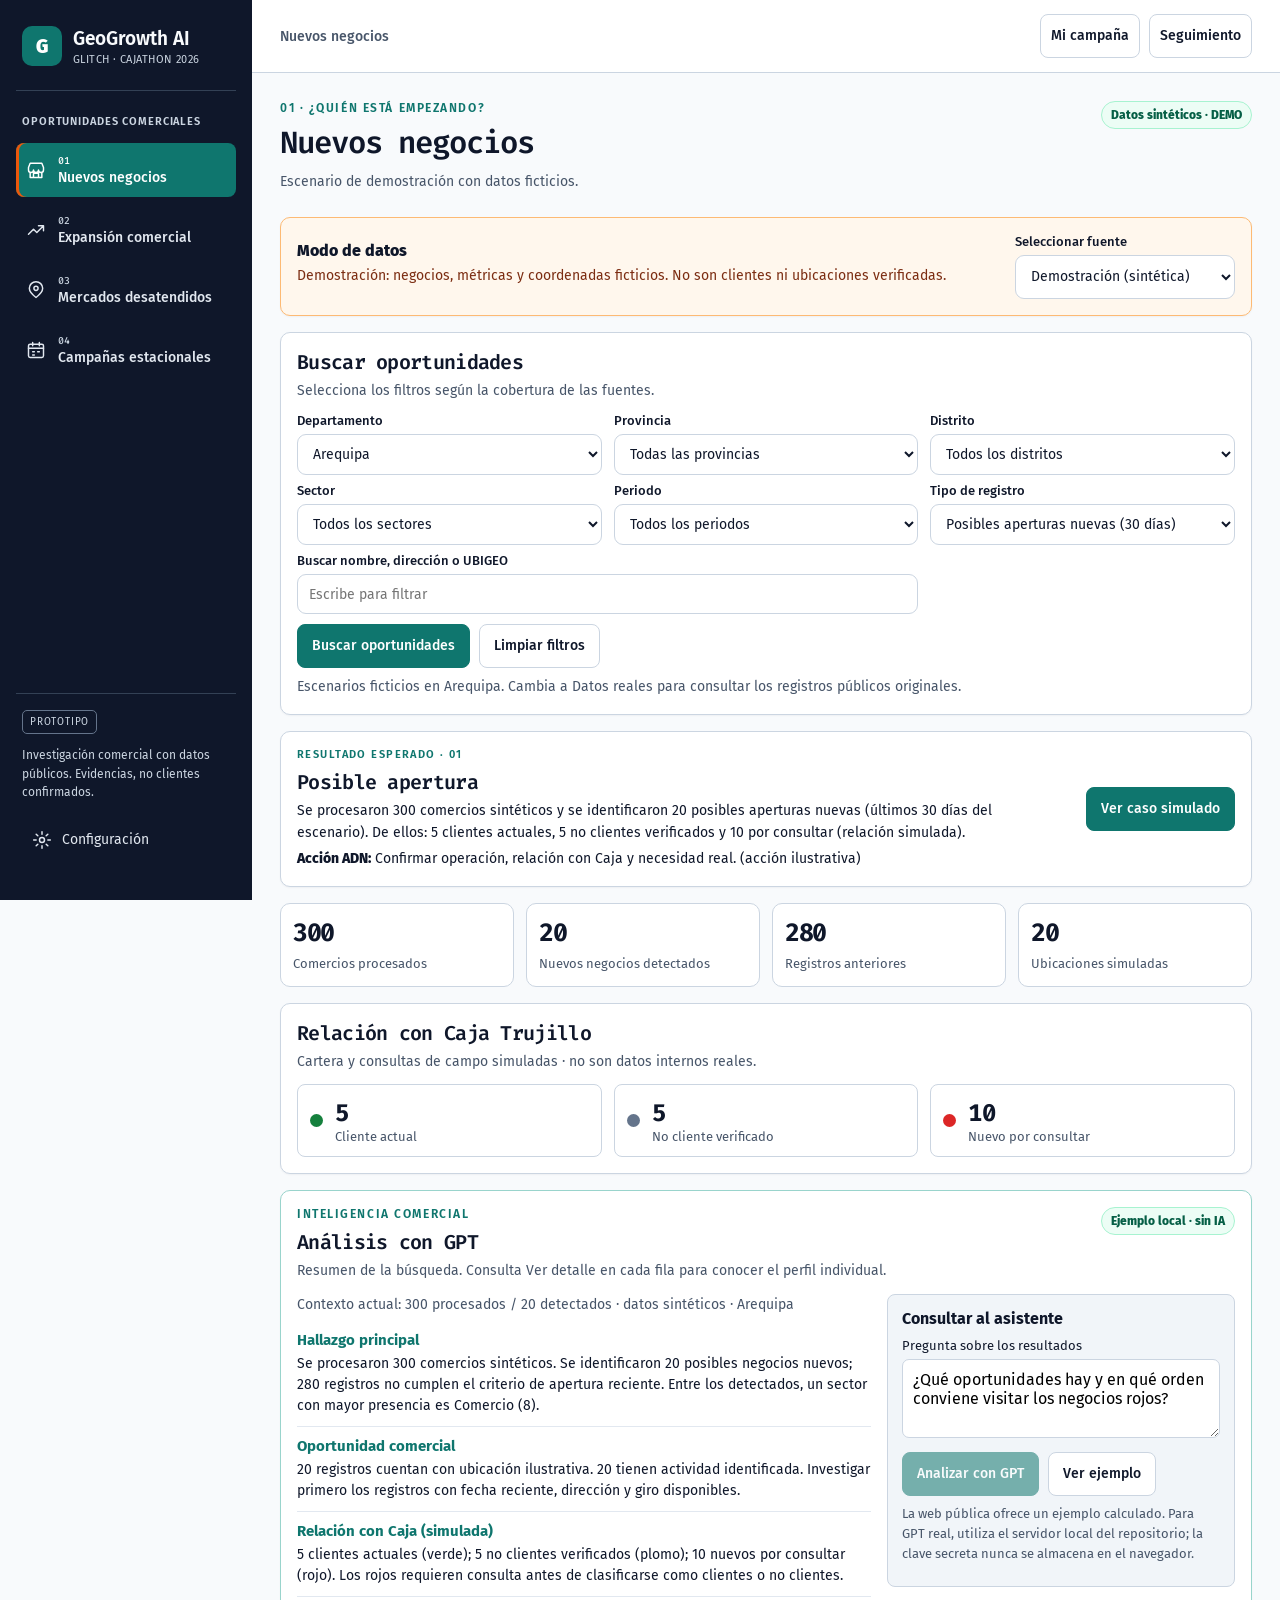
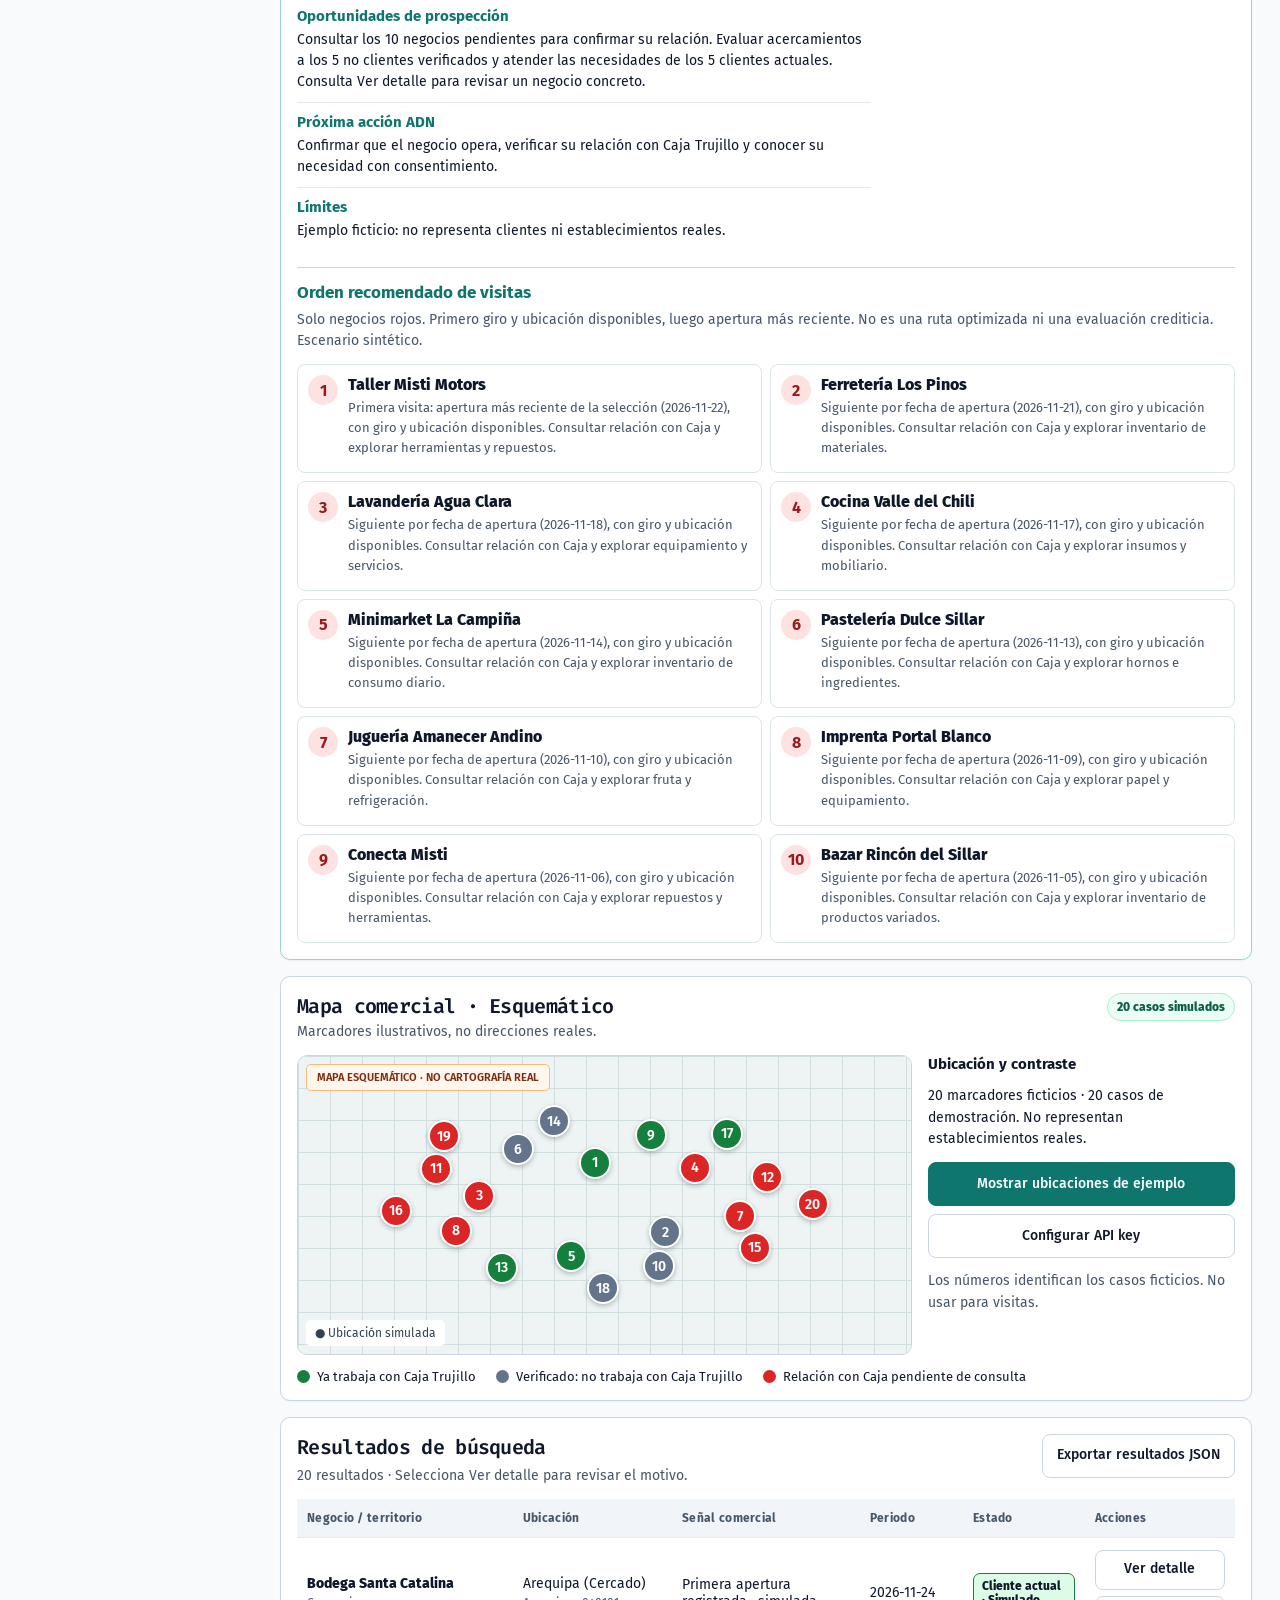
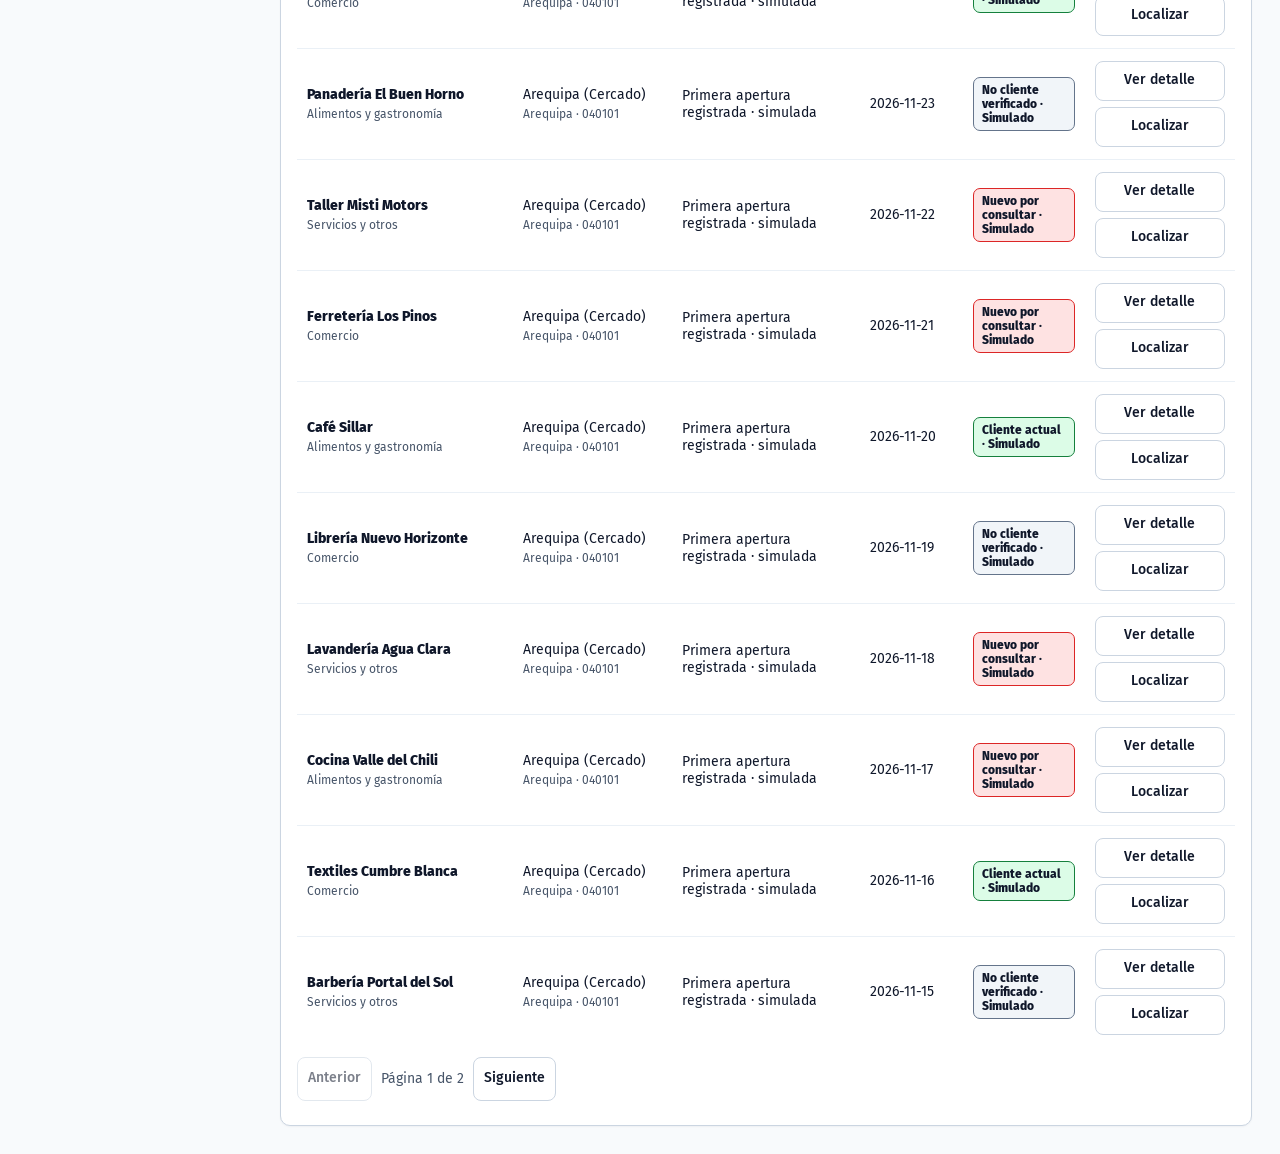
<file: index.html>
<!doctype html>
<html lang="es"><head><meta charset="utf-8"><meta name="viewport" content="width=device-width, initial-scale=1">
<meta name="description" content="GeoGrowth AI: Nuevos negocios. Prototipo de investigación comercial territorial.">
<title>Nuevos negocios · GeoGrowth AI</title>
<link rel="stylesheet" href="assets/app.css?v=029e3f1d6f1f"><link rel="stylesheet" href="assets/mercados-desatendidos.css?v=26a26fd97ef8"><link rel="stylesheet" href="assets/pro-max.css?v=baffe71f6bc6">
<script defer src="assets/shell.js?v=7aade45a025c"></script><script defer src="assets/map-integrado.js?v=fd9ad309660d"></script><script defer src="assets/map-v11-bridge.js?v=2d764fbc8651"></script><script defer src="assets/google-v11.js?v=cdaea2d5b534"></script><script defer src="assets/seasonal.js?v=c3a5a7b56f71"></script><script defer src="assets/campo.js?v=6d9f568d8e3c"></script><script defer src="assets/demo-data.js?v=cbe6616bba4b"></script><script defer src="assets/ai-analysis.js?v=d97ead11f982"></script><script defer src="assets/unified.js?v=7de6ce34abd9"></script><script defer src="assets/app.js?v=afc7b60ac526"></script></head>
<body data-role="analista" data-section="bandeja"><a href="#content" class="skip-link">Saltar al contenido</a>
<div class="layout"><aside class="sidebar" aria-label="Navegación principal"><div class="logo"><div class="logo-mark" aria-hidden="true">G</div><div><b>GeoGrowth AI</b><span>GLITCH · CAJATHON 2026</span></div></div><div class="nav-caption">OPORTUNIDADES COMERCIALES</div><nav class="nav" id="nav" aria-label="Cuatro oportunidades"></nav><div class="side-bottom"><span class="prototype-tag">PROTOTIPO</span><p>Investigación comercial con datos públicos. Evidencias, no clientes confirmados.</p><div id="settingsLink"></div></div></aside><div class="main"><header class="topbar"><span class="breadcrumb" id="breadcrumb">Nuevos negocios</span><div class="actions" id="roleSwitch"></div></header><main id="content" class="main-inner" tabindex="-1"><div class="card" role="status">Cargando GeoGrowth AI…</div></main></div></div><div id="toast" class="toast" role="status" aria-live="polite" hidden></div></body></html>
</file>
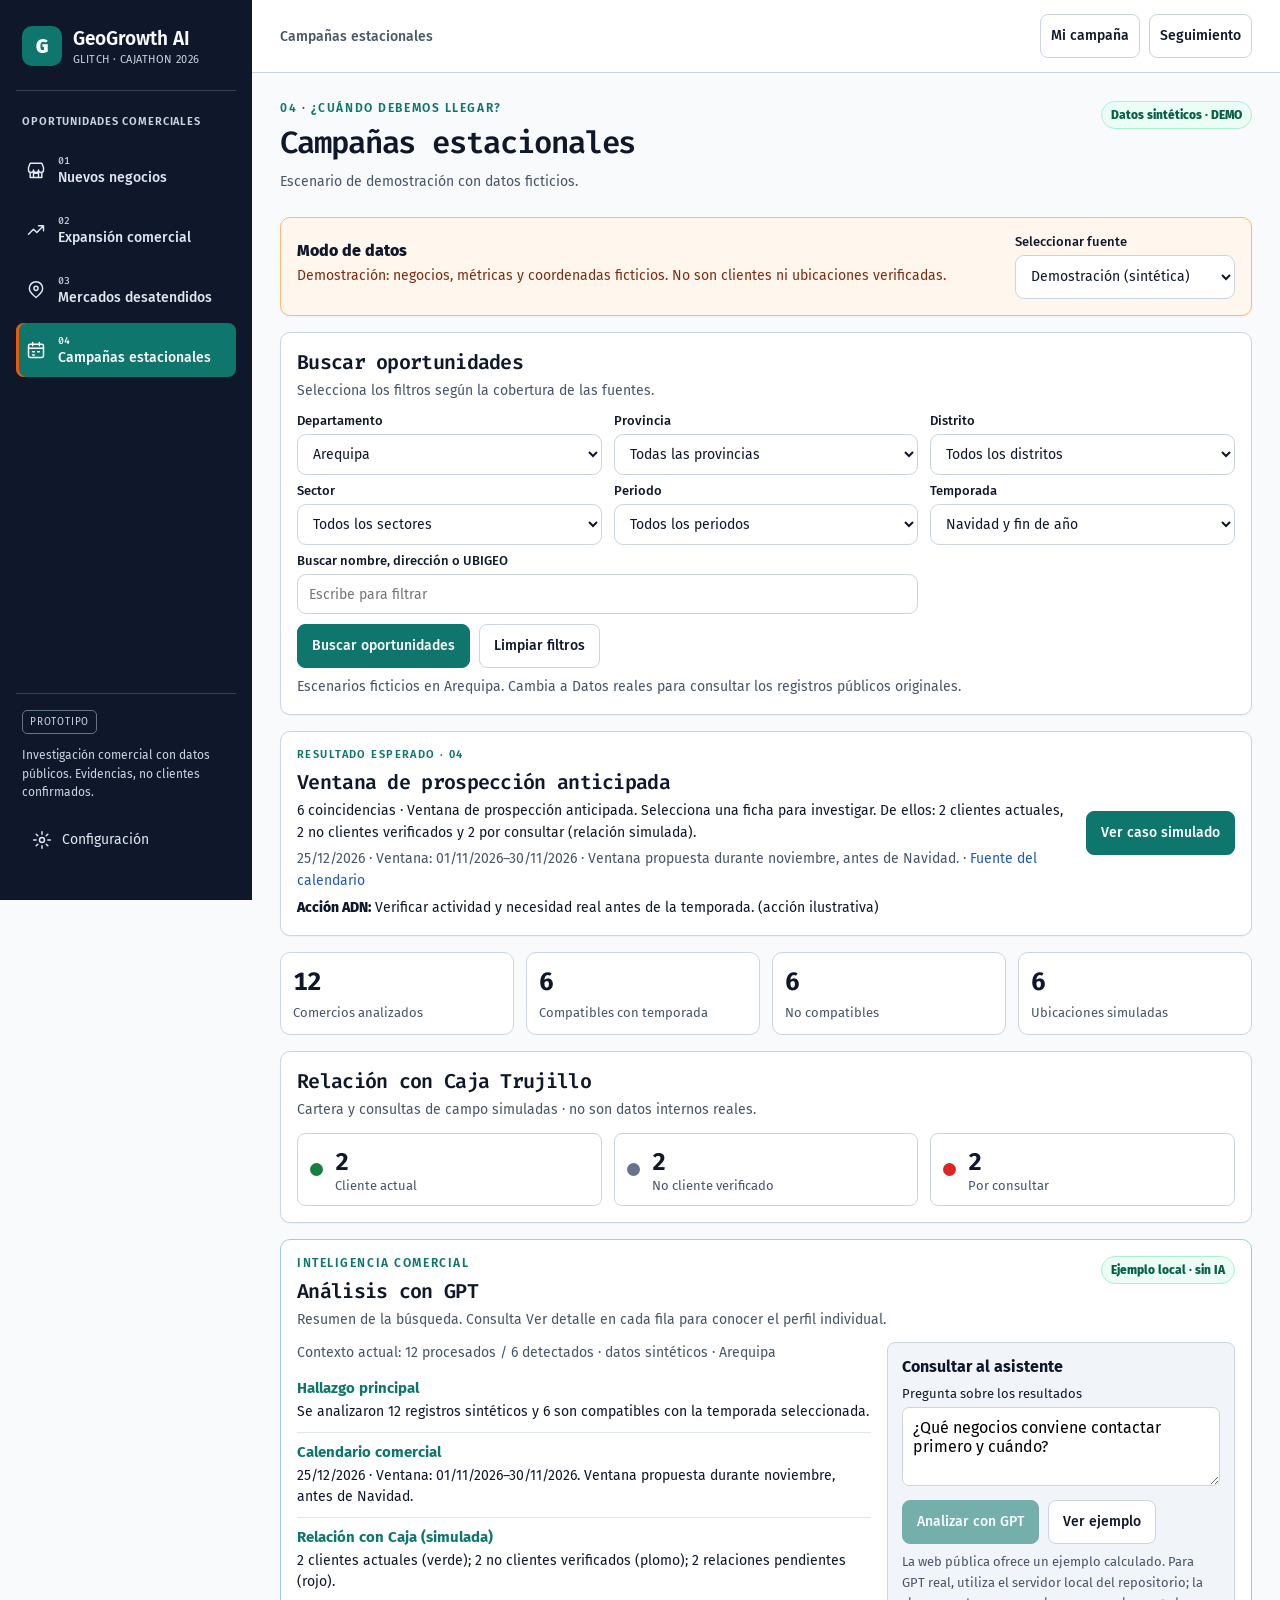
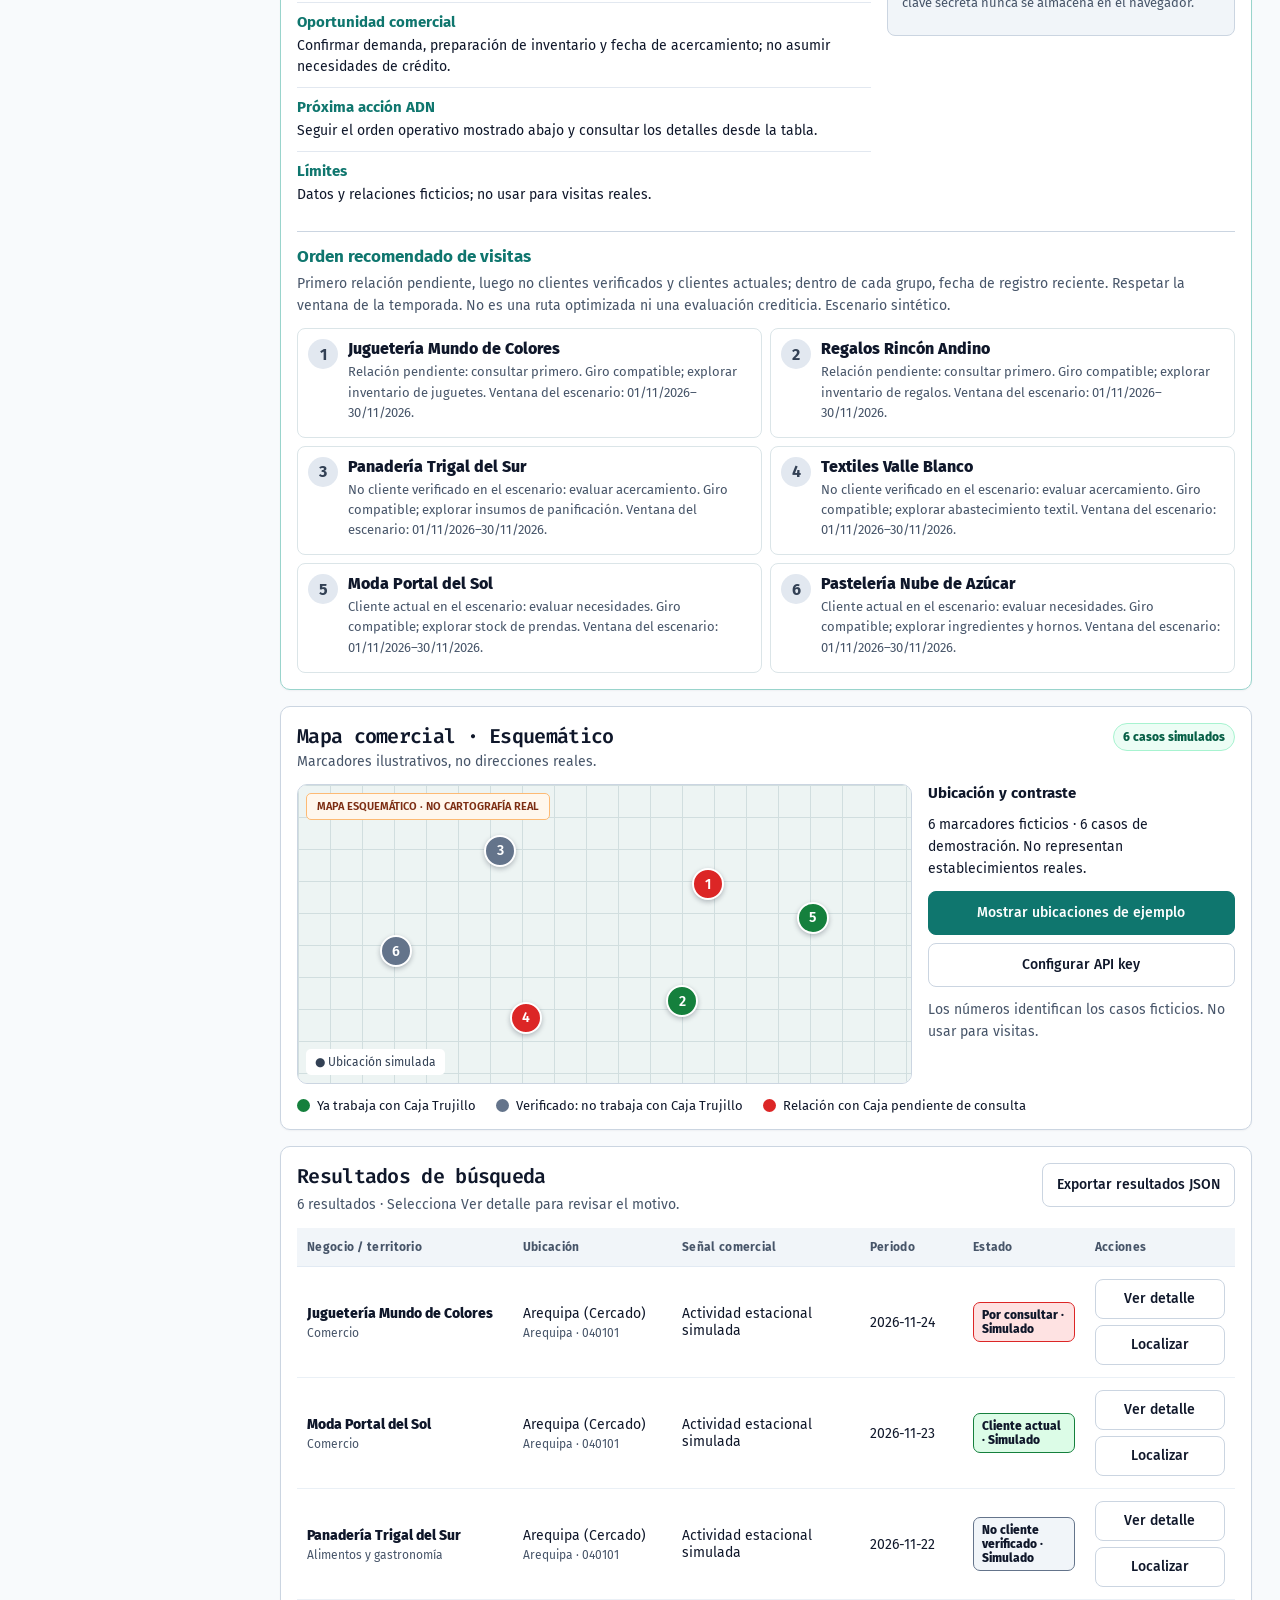
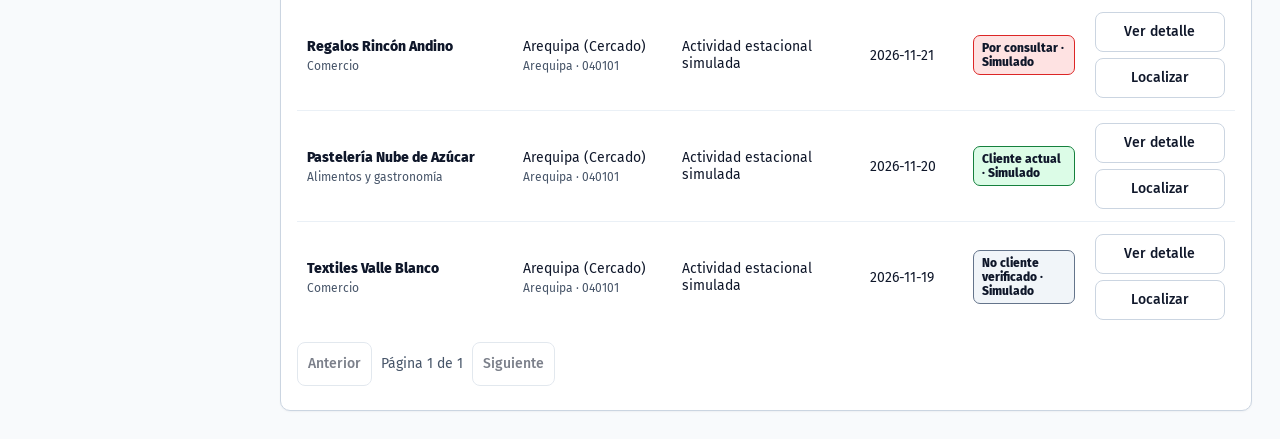
<file: campanas-estacionales.html>
<!doctype html>
<html lang="es"><head><meta charset="utf-8"><meta name="viewport" content="width=device-width, initial-scale=1">
<meta name="description" content="GeoGrowth AI: Campañas estacionales. Prototipo de investigación comercial territorial.">
<title>Campañas estacionales · GeoGrowth AI</title>
<link rel="stylesheet" href="assets/app.css?v=029e3f1d6f1f"><link rel="stylesheet" href="assets/mercados-desatendidos.css?v=26a26fd97ef8"><link rel="stylesheet" href="assets/pro-max.css?v=baffe71f6bc6">
<script defer src="assets/shell.js?v=7aade45a025c"></script><script defer src="assets/map-integrado.js?v=fd9ad309660d"></script><script defer src="assets/map-v11-bridge.js?v=2d764fbc8651"></script><script defer src="assets/google-v11.js?v=cdaea2d5b534"></script><script defer src="assets/seasonal.js?v=c3a5a7b56f71"></script><script defer src="assets/campo.js?v=6d9f568d8e3c"></script><script defer src="assets/demo-data.js?v=cbe6616bba4b"></script><script defer src="assets/ai-analysis.js?v=d97ead11f982"></script><script defer src="assets/unified.js?v=7de6ce34abd9"></script><script defer src="assets/app.js?v=afc7b60ac526"></script></head>
<body data-role="analista" data-section="estacionales"><a href="#content" class="skip-link">Saltar al contenido</a>
<div class="layout"><aside class="sidebar" aria-label="Navegación principal"><div class="logo"><div class="logo-mark" aria-hidden="true">G</div><div><b>GeoGrowth AI</b><span>GLITCH · CAJATHON 2026</span></div></div><div class="nav-caption">OPORTUNIDADES COMERCIALES</div><nav class="nav" id="nav" aria-label="Cuatro oportunidades"></nav><div class="side-bottom"><span class="prototype-tag">PROTOTIPO</span><p>Investigación comercial con datos públicos. Evidencias, no clientes confirmados.</p><div id="settingsLink"></div></div></aside><div class="main"><header class="topbar"><span class="breadcrumb" id="breadcrumb">Campañas estacionales</span><div class="actions" id="roleSwitch"></div></header><main id="content" class="main-inner" tabindex="-1"><div class="card" role="status">Cargando GeoGrowth AI…</div></main></div></div><div id="toast" class="toast" role="status" aria-live="polite" hidden></div></body></html>
</file>
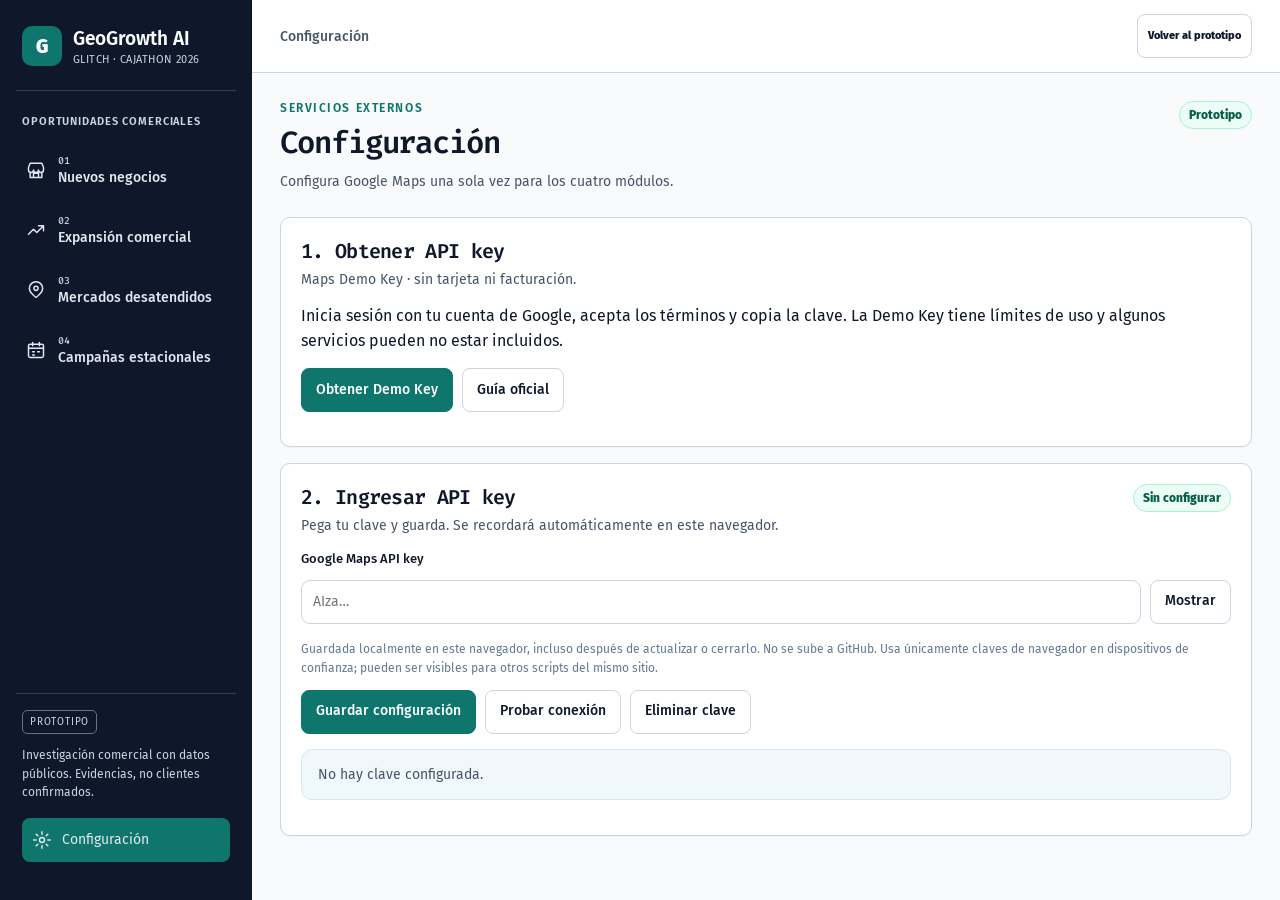
<file: configuracion.html>
<!doctype html>
<html lang="es"><head><meta charset="utf-8"><meta name="viewport" content="width=device-width, initial-scale=1">
<meta name="description" content="GeoGrowth AI: Configuración. Prototipo de investigación comercial territorial.">
<title>Configuración · GeoGrowth AI</title>
<link rel="stylesheet" href="assets/app.css?v=029e3f1d6f1f"><link rel="stylesheet" href="assets/mercados-desatendidos.css?v=26a26fd97ef8"><link rel="stylesheet" href="assets/pro-max.css?v=baffe71f6bc6">
<script defer src="assets/shell.js?v=7aade45a025c"></script><script defer src="assets/google-v11.js?v=cdaea2d5b534"></script><script defer src="assets/settings.js?v=4a9f68e32c68"></script></head>
<body data-role="analista" data-section="config"><a href="#content" class="skip-link">Saltar al contenido</a>
<div class="layout"><aside class="sidebar" aria-label="Navegación principal"><div class="logo"><div class="logo-mark" aria-hidden="true">G</div><div><b>GeoGrowth AI</b><span>GLITCH · CAJATHON 2026</span></div></div><div class="nav-caption">OPORTUNIDADES COMERCIALES</div><nav class="nav" id="nav" aria-label="Cuatro oportunidades"></nav><div class="side-bottom"><span class="prototype-tag">PROTOTIPO</span><p>Investigación comercial con datos públicos. Evidencias, no clientes confirmados.</p><div id="settingsLink"></div></div></aside><div class="main"><header class="topbar"><span class="breadcrumb" id="breadcrumb">Configuración</span><div class="actions" id="roleSwitch"></div></header><main id="content" class="main-inner" tabindex="-1"><div class="card" role="status">Cargando GeoGrowth AI…</div></main></div></div><div id="toast" class="toast" role="status" aria-live="polite" hidden></div></body></html>
</file>
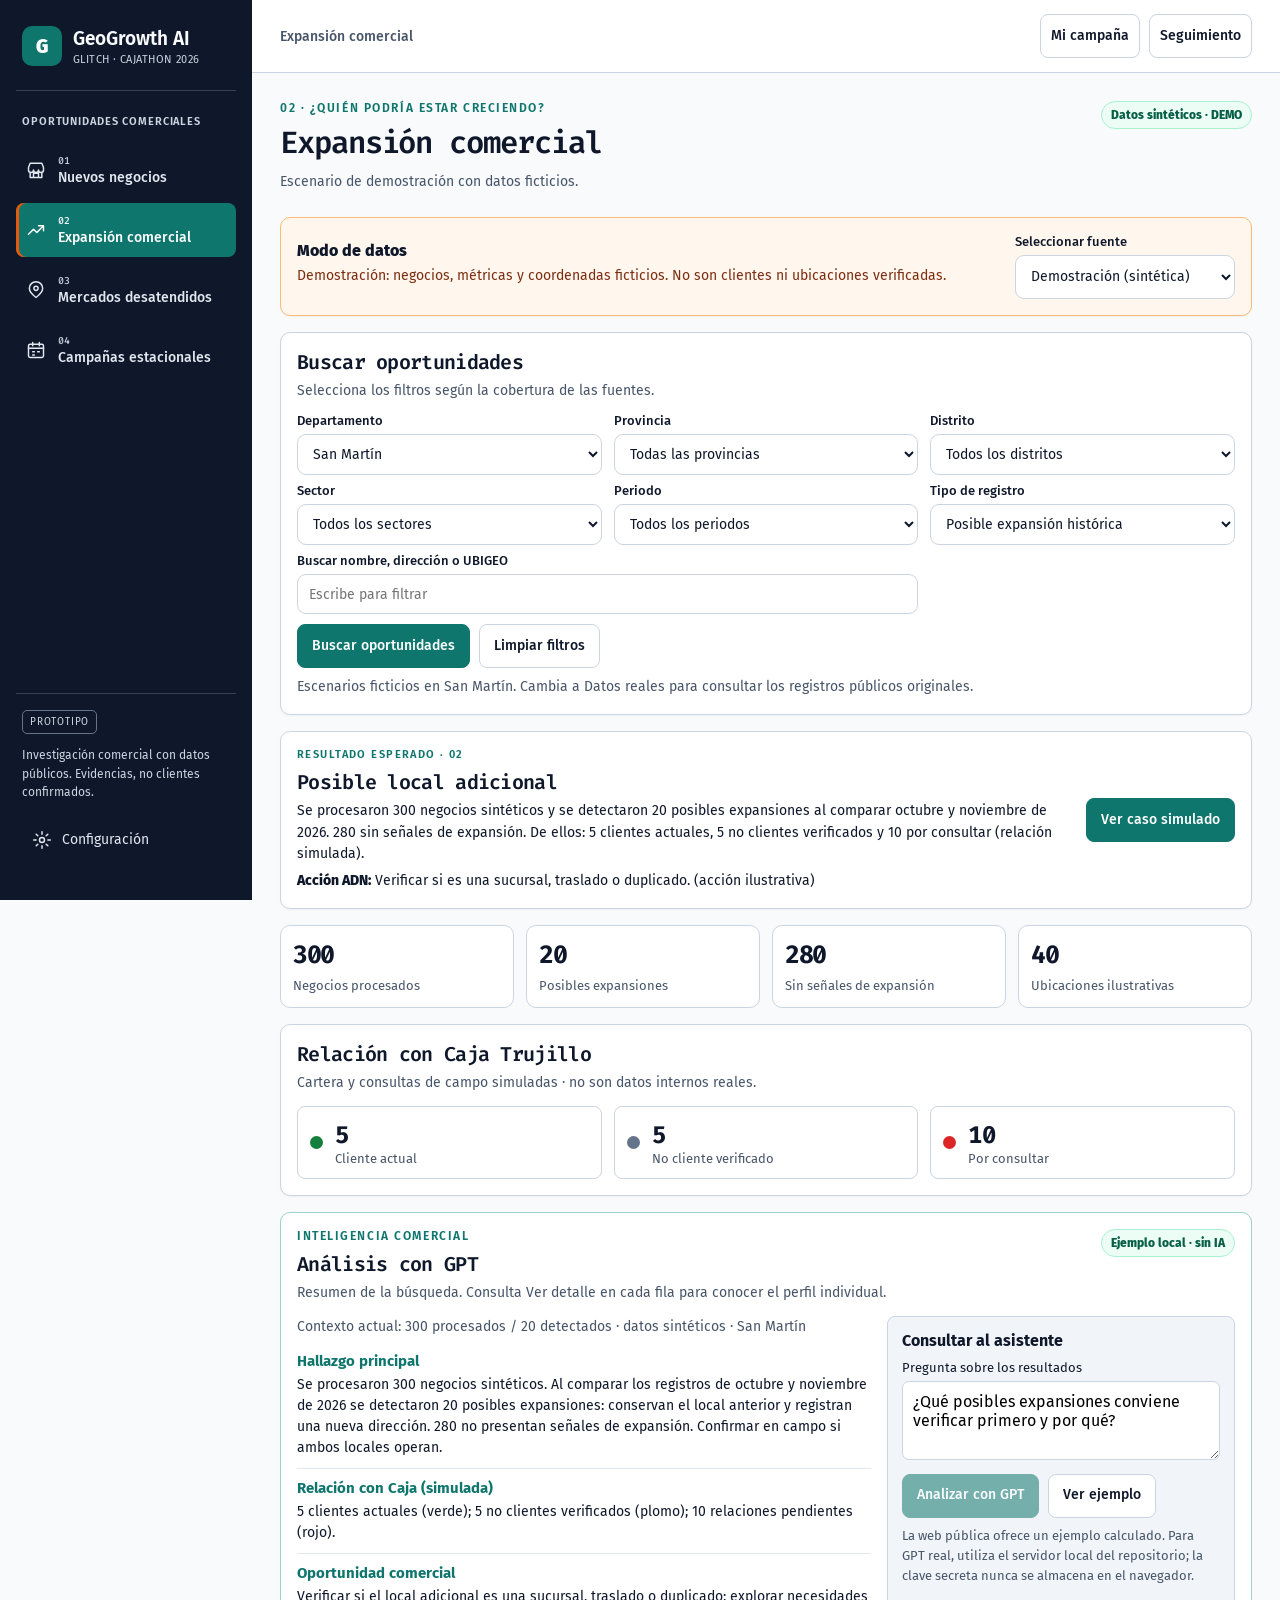
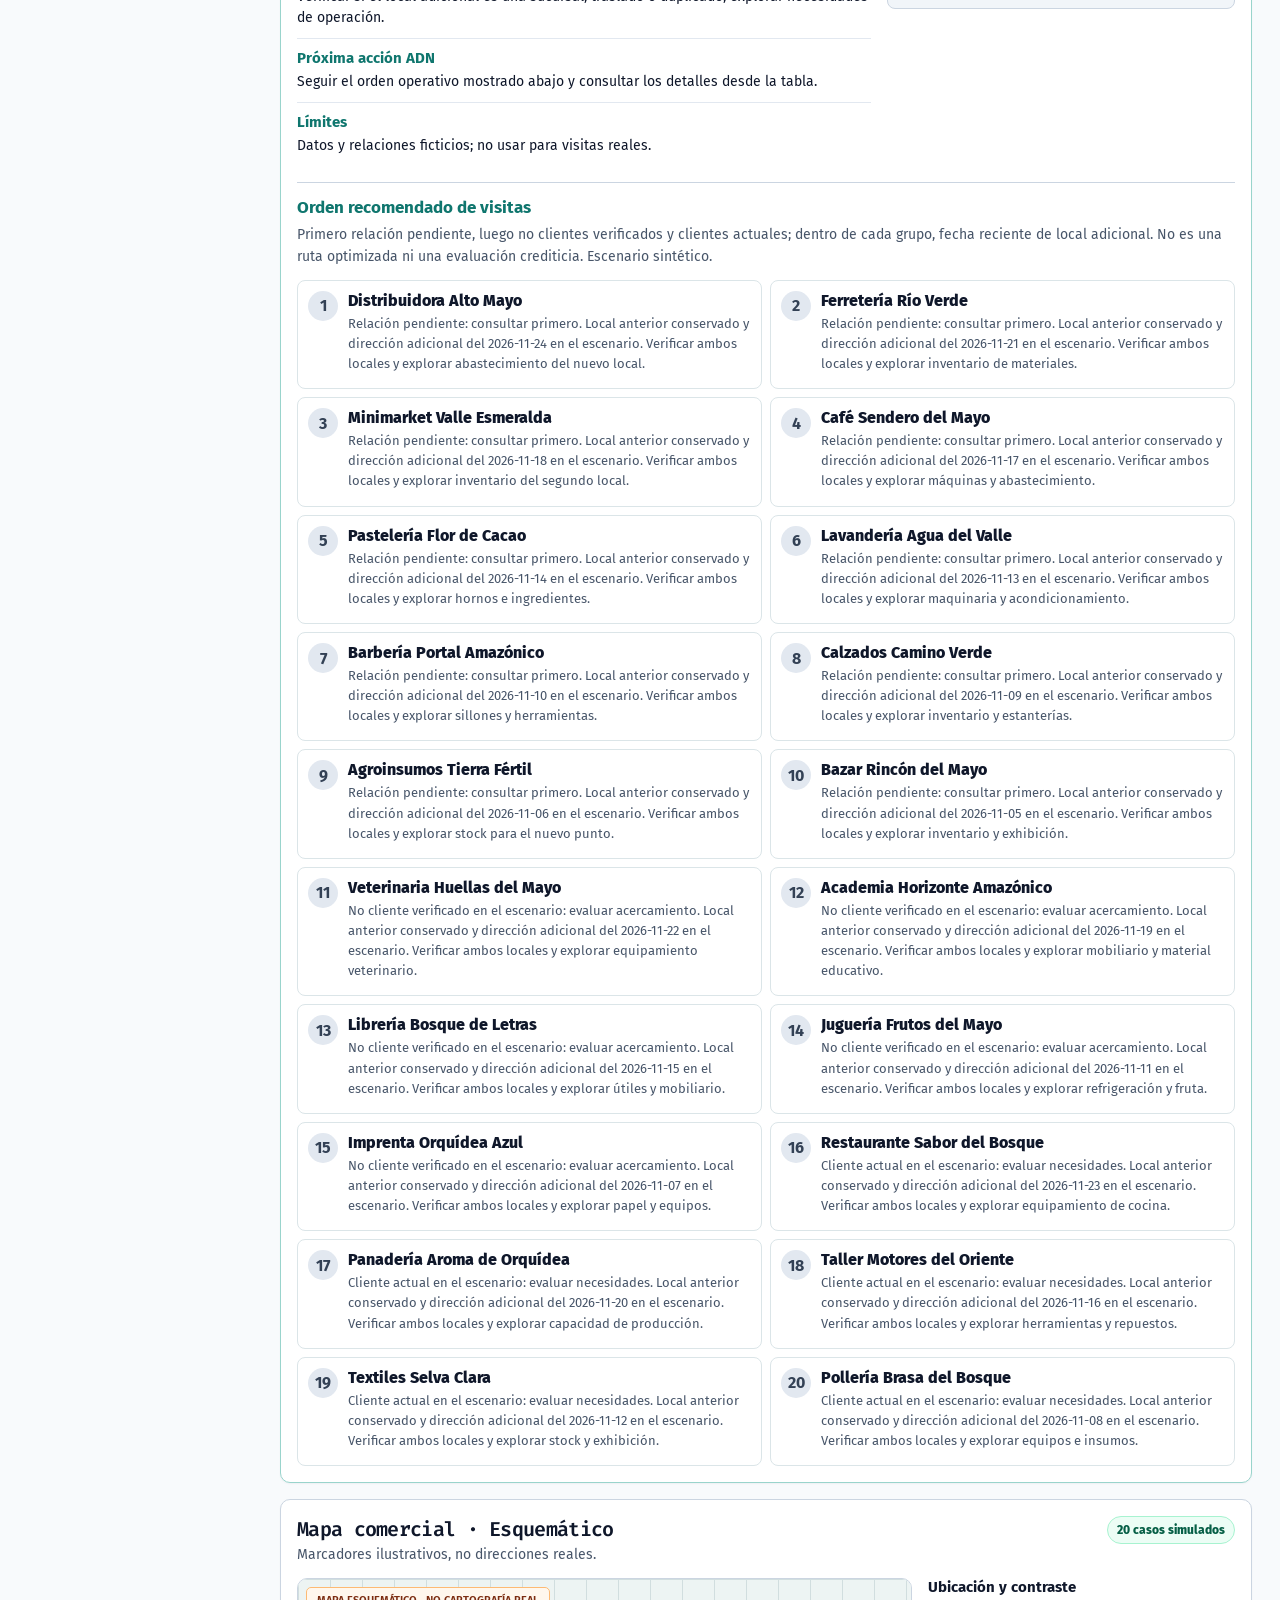
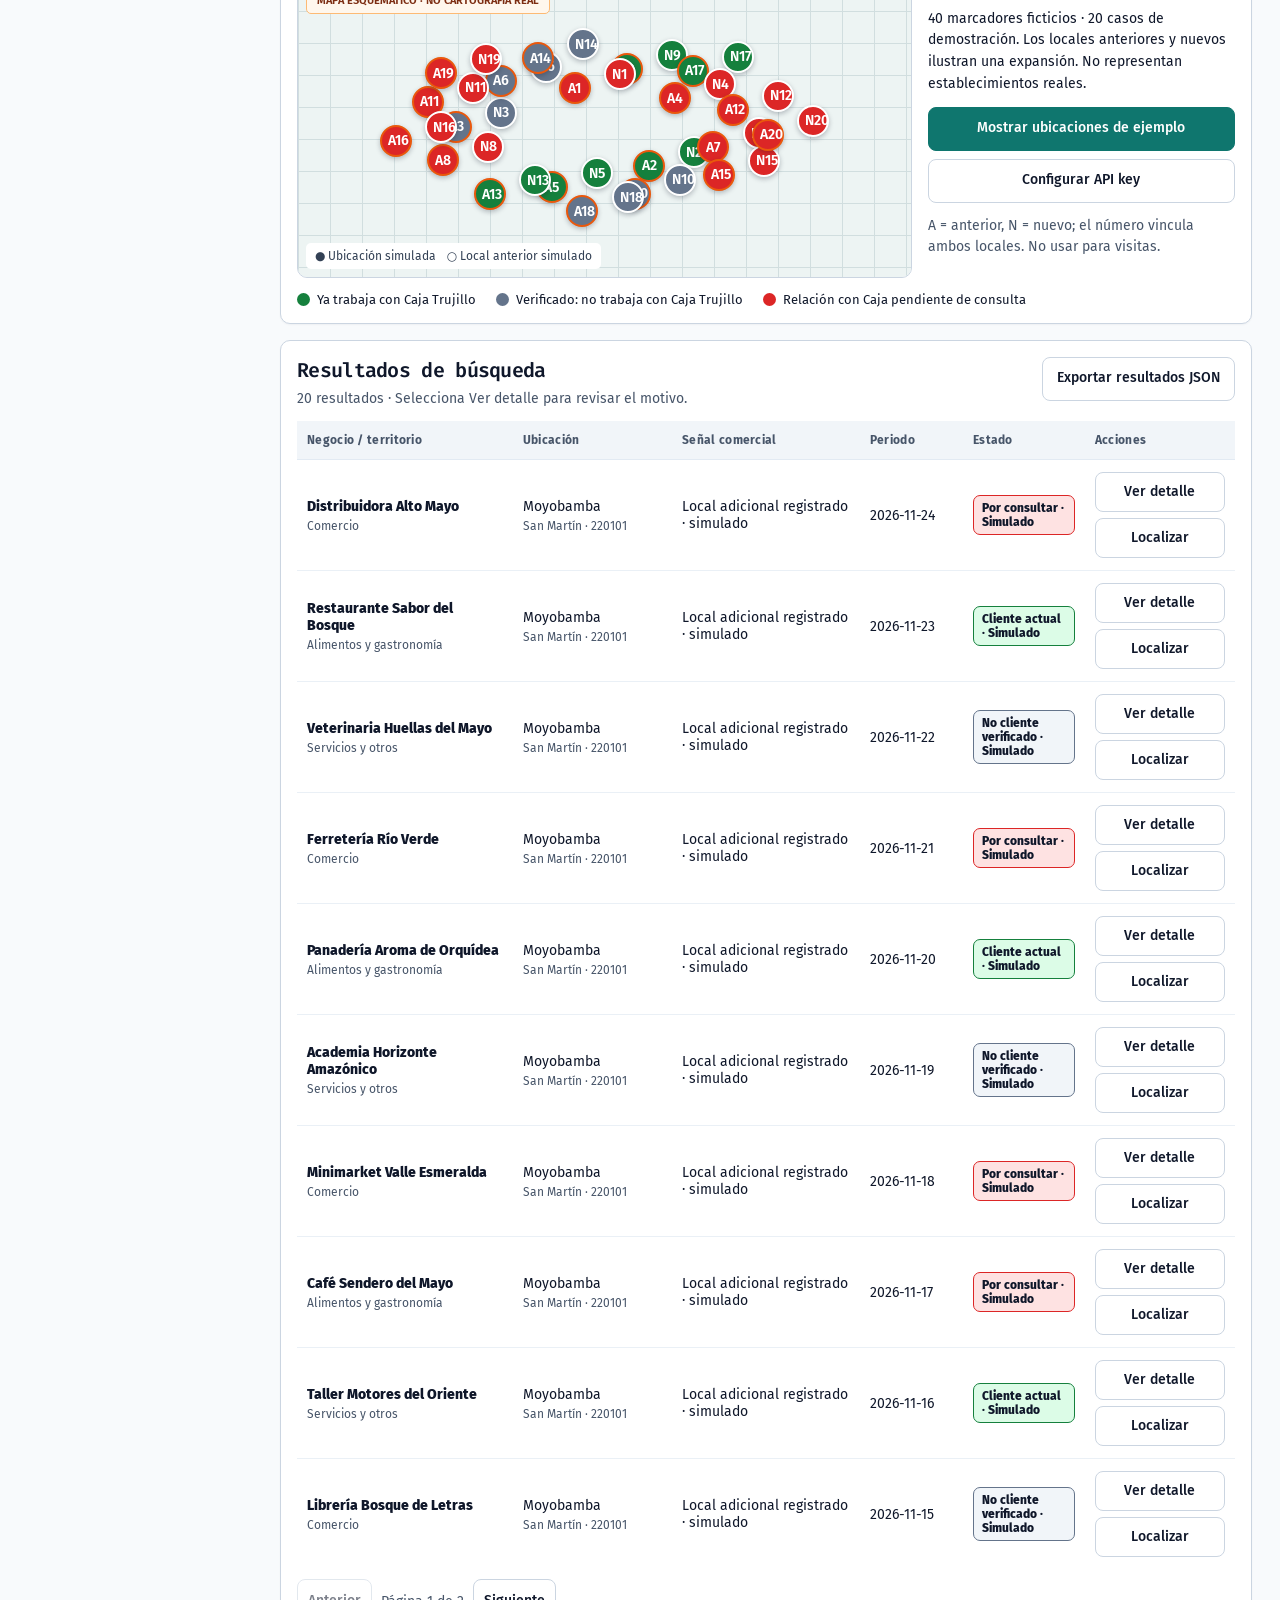
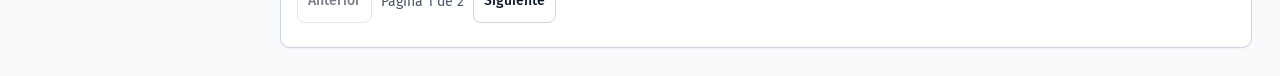
<file: expansion-comercial.html>
<!doctype html>
<html lang="es"><head><meta charset="utf-8"><meta name="viewport" content="width=device-width, initial-scale=1">
<meta name="description" content="GeoGrowth AI: Expansión comercial. Prototipo de investigación comercial territorial.">
<title>Expansión comercial · GeoGrowth AI</title>
<link rel="stylesheet" href="assets/app.css?v=029e3f1d6f1f"><link rel="stylesheet" href="assets/mercados-desatendidos.css?v=26a26fd97ef8"><link rel="stylesheet" href="assets/pro-max.css?v=baffe71f6bc6">
<script defer src="assets/shell.js?v=7aade45a025c"></script><script defer src="assets/map-integrado.js?v=fd9ad309660d"></script><script defer src="assets/map-v11-bridge.js?v=2d764fbc8651"></script><script defer src="assets/google-v11.js?v=cdaea2d5b534"></script><script defer src="assets/seasonal.js?v=c3a5a7b56f71"></script><script defer src="assets/campo.js?v=6d9f568d8e3c"></script><script defer src="assets/demo-data.js?v=cbe6616bba4b"></script><script defer src="assets/ai-analysis.js?v=d97ead11f982"></script><script defer src="assets/unified.js?v=7de6ce34abd9"></script><script defer src="assets/app.js?v=afc7b60ac526"></script></head>
<body data-role="analista" data-section="expansion"><a href="#content" class="skip-link">Saltar al contenido</a>
<div class="layout"><aside class="sidebar" aria-label="Navegación principal"><div class="logo"><div class="logo-mark" aria-hidden="true">G</div><div><b>GeoGrowth AI</b><span>GLITCH · CAJATHON 2026</span></div></div><div class="nav-caption">OPORTUNIDADES COMERCIALES</div><nav class="nav" id="nav" aria-label="Cuatro oportunidades"></nav><div class="side-bottom"><span class="prototype-tag">PROTOTIPO</span><p>Investigación comercial con datos públicos. Evidencias, no clientes confirmados.</p><div id="settingsLink"></div></div></aside><div class="main"><header class="topbar"><span class="breadcrumb" id="breadcrumb">Expansión comercial</span><div class="actions" id="roleSwitch"></div></header><main id="content" class="main-inner" tabindex="-1"><div class="card" role="status">Cargando GeoGrowth AI…</div></main></div></div><div id="toast" class="toast" role="status" aria-live="polite" hidden></div></body></html>
</file>
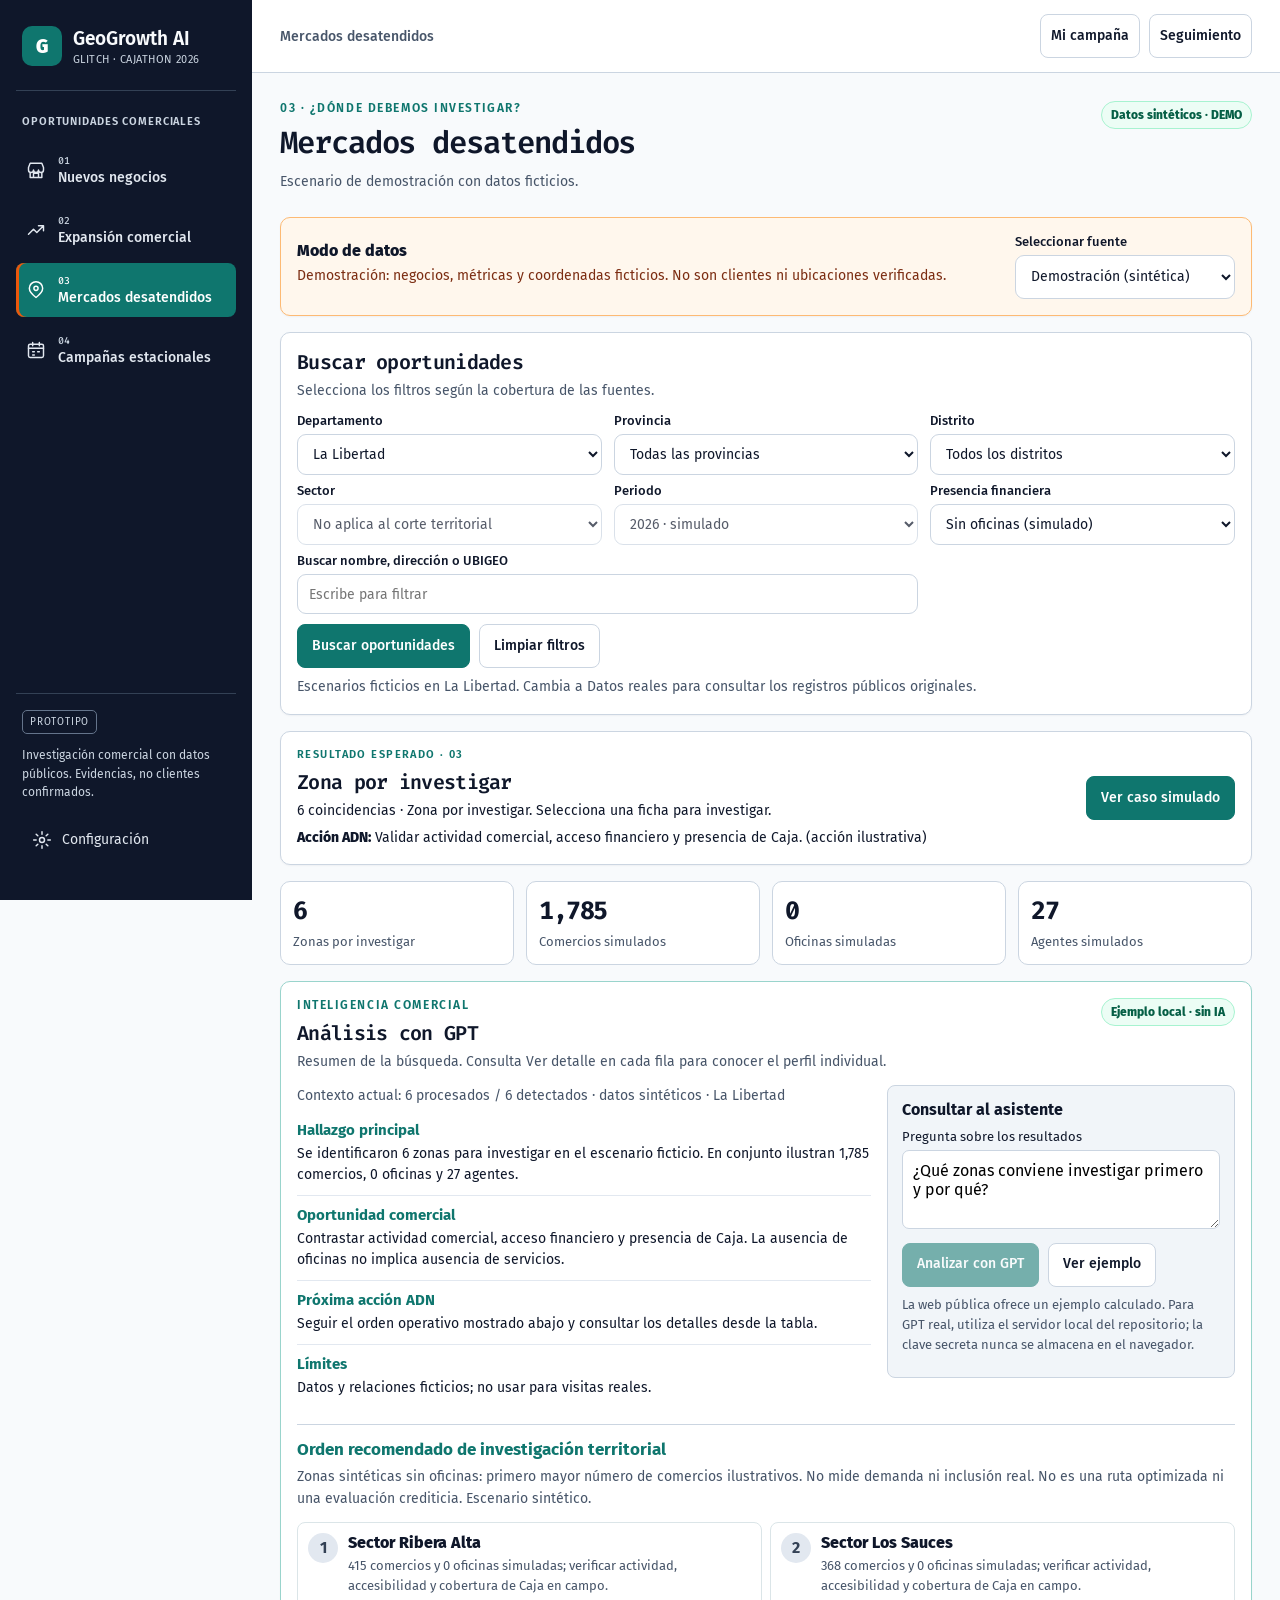
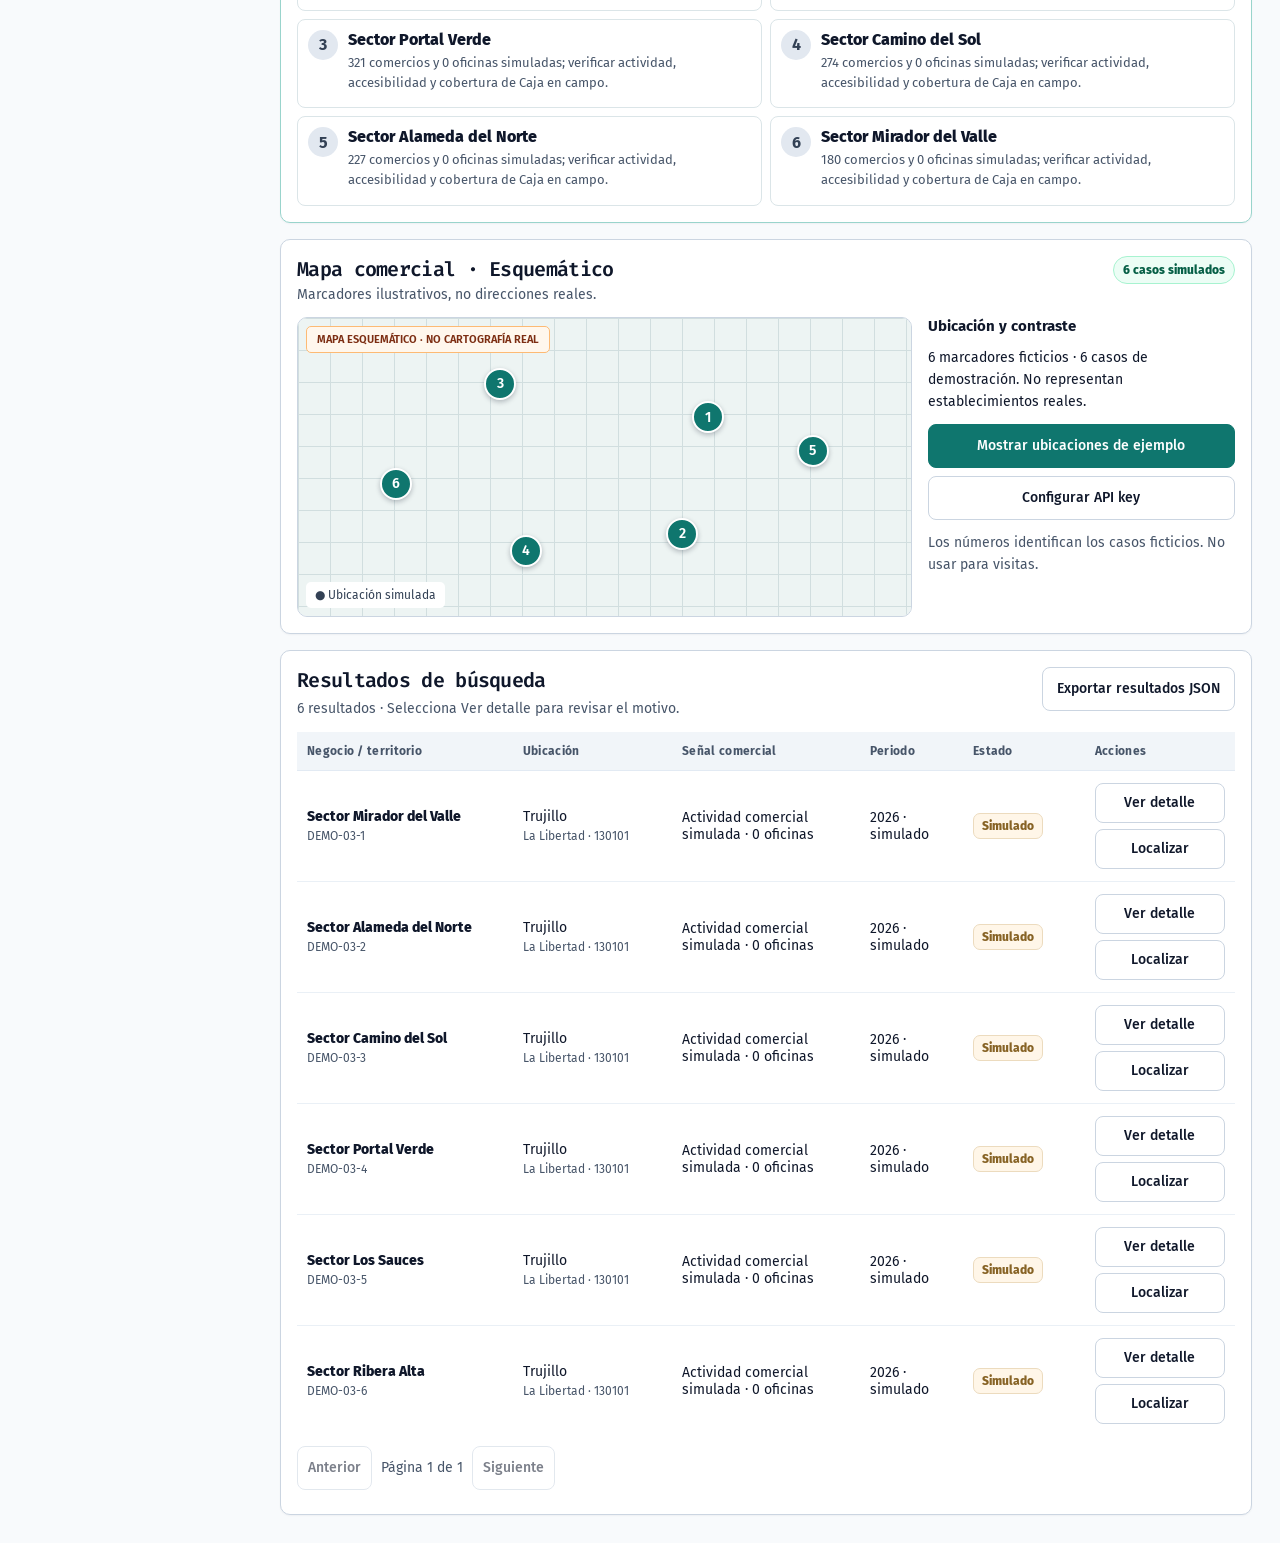
<file: mercados-desatendidos.html>
<!doctype html>
<html lang="es"><head><meta charset="utf-8"><meta name="viewport" content="width=device-width, initial-scale=1">
<meta name="description" content="GeoGrowth AI: Mercados desatendidos. Prototipo de investigación comercial territorial.">
<title>Mercados desatendidos · GeoGrowth AI</title>
<link rel="stylesheet" href="assets/app.css?v=029e3f1d6f1f"><link rel="stylesheet" href="assets/mercados-desatendidos.css?v=26a26fd97ef8"><link rel="stylesheet" href="assets/pro-max.css?v=baffe71f6bc6">
<script defer src="assets/shell.js?v=7aade45a025c"></script><script defer src="assets/map-integrado.js?v=fd9ad309660d"></script><script defer src="assets/map-v11-bridge.js?v=2d764fbc8651"></script><script defer src="assets/google-v11.js?v=cdaea2d5b534"></script><script defer src="assets/seasonal.js?v=c3a5a7b56f71"></script><script defer src="assets/campo.js?v=6d9f568d8e3c"></script><script defer src="assets/demo-data.js?v=cbe6616bba4b"></script><script defer src="assets/ai-analysis.js?v=d97ead11f982"></script><script defer src="assets/unified.js?v=7de6ce34abd9"></script><script defer src="assets/app.js?v=afc7b60ac526"></script></head>
<body data-role="analista" data-section="desatendidos"><a href="#content" class="skip-link">Saltar al contenido</a>
<div class="layout"><aside class="sidebar" aria-label="Navegación principal"><div class="logo"><div class="logo-mark" aria-hidden="true">G</div><div><b>GeoGrowth AI</b><span>GLITCH · CAJATHON 2026</span></div></div><div class="nav-caption">OPORTUNIDADES COMERCIALES</div><nav class="nav" id="nav" aria-label="Cuatro oportunidades"></nav><div class="side-bottom"><span class="prototype-tag">PROTOTIPO</span><p>Investigación comercial con datos públicos. Evidencias, no clientes confirmados.</p><div id="settingsLink"></div></div></aside><div class="main"><header class="topbar"><span class="breadcrumb" id="breadcrumb">Mercados desatendidos</span><div class="actions" id="roleSwitch"></div></header><main id="content" class="main-inner" tabindex="-1"><div class="card" role="status">Cargando GeoGrowth AI…</div></main></div></div><div id="toast" class="toast" role="status" aria-live="polite" hidden></div></body></html>
</file>
<file: assets/app.css>
:root{font-family:Inter,ui-sans-serif,"Segoe UI",Arial,sans-serif;color:#152b44;background:#f3f6fa;--navy:#102d4b;--ink:#172c45;--teal:#007b79;--blue:#2e62d2;--line:#dfe7f0;--muted:#637b91;--bg:#f3f6fa;--white:#fff;--green:#14785b}*{box-sizing:border-box}body{margin:0}button,input,select,textarea{font:inherit}button{cursor:pointer}button:disabled{cursor:not-allowed;opacity:.55}a{text-decoration:none;color:#205ab5}h1,h2,h3,h4,p{margin:0}p{line-height:1.55}h1{font-size:27px;letter-spacing:-.045em}h2{font-size:19px;letter-spacing:-.03em}h3{font-size:15px}small{font-size:11px}b,strong{font-weight:750}.layout{display:grid;grid-template-columns:240px minmax(0,1fr);min-height:100vh}.sidebar{background:#102b49;color:#e6f0fc;position:sticky;top:0;height:100vh;display:flex;flex-direction:column;padding:24px 14px}.logo{display:flex;gap:11px;align-items:center;padding:6px 9px 21px;border-bottom:1px solid #ffffff25}.logo-mark{height:40px;width:40px;display:grid;place-items:center;border-radius:11px;background:#30b7ab;color:#07283b;font-size:19px;font-weight:900}.logo b{font-size:17px}.logo span{display:block;font-size:10px;color:#9ab2cb;margin-top:3px}.role{border:1px solid #ffffff32;border-radius:11px;padding:13px;margin:20px 7px 12px;background:#ffffff0d}.role small{color:#9db8d2;display:block}.role b{font-size:13px}.nav{display:grid;gap:5px;margin-top:10px}.nav button,.nav a{width:100%;text-align:left;border:0;background:transparent;color:#cbd9e9;border-radius:9px;padding:12px 13px;display:flex;align-items:center;gap:10px;font-size:12px;font-weight:650}.nav button:hover,.nav a:hover,.nav button.active{background:#ffffff18;color:#fff}.nav .number{font-size:10px;color:#a8d2dc;font-variant-numeric:tabular-nums}.side-bottom{margin-top:auto;padding:15px 11px;font-size:10px;color:#9db7d1;line-height:1.65;border-top:1px solid #ffffff20}.side-bottom a{color:#a9e6ea}.main{min-width:0}.topbar{height:70px;background:#fff;border-bottom:1px solid var(--line);display:flex;align-items:center;justify-content:space-between;padding:0 34px;gap:12px}.topbar .breadcrumb{color:#71839a;font-size:12px}.topbar .actions{display:flex;align-items:center;gap:9px}.topbar .actions a{font-size:11px;font-weight:750}.main-inner{max-width:1440px;padding:30px 34px 90px;margin:auto}.page-head{display:flex;align-items:flex-start;justify-content:space-between;gap:22px;margin-bottom:22px}.eyebrow{font-size:10px;color:#08797c;font-weight:850;letter-spacing:.13em;text-transform:uppercase;display:block;margin-bottom:8px}.subtitle{font-size:12px;color:#698096;margin-top:8px;max-width:850px;line-height:1.7}.badge{display:inline-flex;align-items:center;background:#eaf4f9;border:1px solid #c8e2e8;color:#1d6071;border-radius:99px;font-size:10px;font-weight:800;padding:6px 9px;white-space:nowrap}.badge.amber{background:#fff5e6;border-color:#edddb6;color:#856025}.badge.green{background:#e9f7ef;border-color:#c8e4d4;color:#1a714e}.badge.grey{background:#eef2f7;border-color:#dce3ec;color:#5b6e85}.btn{display:inline-flex;align-items:center;justify-content:center;gap:7px;border:1px solid #cbd9e8;background:#fff;color:#265283;font-size:11px;font-weight:800;padding:11px 14px;border-radius:9px;min-height:39px;line-height:1.2;cursor:pointer}.btn.primary{background:#245dcb;border-color:#245dcb;color:#fff}.btn.teal{background:#007c79;border-color:#007c79;color:#fff}.btn.ghost{background:transparent}.btn.small{padding:8px 10px;min-height:32px}.btn:hover{filter:brightness(.97)}.actions-row{display:flex;flex-wrap:wrap;gap:9px;align-items:center;margin:14px 0}.card{background:#fff;border:1px solid var(--line);border-radius:14px;padding:19px;box-shadow:0 8px 26px #0f345407}.card+.card{margin-top:15px}.card-header{display:flex;justify-content:space-between;align-items:center;gap:15px;margin-bottom:14px}.card-header p{font-size:11px;color:#73869a;margin-top:5px}.card h2,.card h3{color:#173656}.callout{padding:14px 16px;border-radius:11px;border:1px solid #d7e8f0;background:#f1f8fb;color:#385b75;font-size:11px;line-height:1.65;margin:15px 0}.callout.warn{background:#fff9ed;border-color:#f1dfb9;color:#765a2a}.callout.ok{background:#eff9f4;border-color:#d1e9de;color:#326d53}.muted{font-size:11px;color:var(--muted);line-height:1.6}.kpi-grid{display:grid;grid-template-columns:repeat(4,minmax(0,1fr));gap:13px;margin:18px 0}.kpi{padding:19px 17px;background:#fff;border:1px solid var(--line);border-radius:13px}.kpi b{font-size:27px;color:#12375e;display:block;letter-spacing:-.045em;font-variant-numeric:tabular-nums}.kpi small{color:#607d97;line-height:1.5;display:block;margin-top:5px}.grid-2{display:grid;grid-template-columns:repeat(2,minmax(0,1fr));gap:15px}.grid-main{display:grid;grid-template-columns:minmax(0,1.48fr) minmax(270px,.92fr);gap:15px}.grid-3{display:grid;grid-template-columns:repeat(3,minmax(0,1fr));gap:13px}.stepflow{display:grid;grid-template-columns:repeat(5,minmax(0,1fr));gap:9px;margin:20px 0}.step{border:1px solid #d9e6ef;background:#fff;border-radius:11px;padding:14px 13px;min-width:0}.step small{display:block;font-size:10px;color:#8294a5;margin-bottom:7px}.step b{font-size:12px;color:#20456a;line-height:1.45}.form-grid{display:grid;grid-template-columns:repeat(3,minmax(0,1fr));gap:13px}.field label{display:block;font-size:11px;font-weight:750;color:#41607d;margin-bottom:6px}.field input,.field select,.field textarea{width:100%;border:1px solid #cfdae7;background:white;border-radius:9px;min-height:42px;padding:10px 11px;font-size:12px;color:#173653}.field textarea{min-height:95px;resize:vertical}.field input[type=range]{min-height:30px;padding:0}.field small{color:#627a93}.form-grid.two{grid-template-columns:repeat(2,minmax(0,1fr))}.tablewrap{overflow:auto;max-width:100%}table{border-collapse:collapse;width:100%;font-size:11px}thead th{color:#617991;background:#f7f9fc;font-size:10px;letter-spacing:.025em;text-align:left;border-bottom:1px solid #e2eaf3;padding:12px 10px;white-space:nowrap}td{padding:12px 10px;border-bottom:1px solid #eaf0f6;color:#3c5875;vertical-align:top}td strong{color:#1a3d63}tr:last-child td{border-bottom:0}tr:hover td{background:#fbfdff}.num{text-align:right;font-variant-numeric:tabular-nums;white-space:nowrap}.nowrap{white-space:nowrap}.meter{height:9px;border-radius:10px;background:#e7eef5;overflow:hidden;margin:8px 0}.meter>span{height:100%;display:block;background:#177e83}.meter.blue>span{background:#3768d1}.meter.amber>span{background:#d59c34}.stat-line{display:flex;justify-content:space-between;align-items:center;gap:12px;padding:11px 0;border-bottom:1px solid #ebf0f5;font-size:12px}.stat-line:last-child{border:0}.stat-line span{color:#56738f}.stat-line b{font-variant-numeric:tabular-nums;color:#193f64}.formula{background:#0e3050;color:#e6f5fa;padding:17px;border-radius:12px;text-align:center;font-size:19px;font-weight:850;letter-spacing:.01em;font-variant-numeric:tabular-nums}.formula small{display:block;color:#b6ccda;font-size:10px;font-weight:600;margin-top:9px}.signal{padding:15px;background:#f8fbfe;border:1px solid #e3ebf3;border-radius:11px;margin:10px 0}.signal b{font-size:12px;color:#173e63}.signal p{font-size:11px;color:#627b91;margin-top:7px}.signal .meta{font-size:10px;color:#7a91a3;margin-top:7px}.tag{display:inline-block;font-size:10px;font-weight:750;padding:5px 8px;border-radius:7px;background:#eef4fc;color:#2d668b;border:1px solid #d7e7f2}.tag.red{background:#fff1f0;border-color:#eed6d4;color:#b04c3d}.tag.green{background:#edf8ef;border-color:#d5ebd9;color:#287447}.tag.warn{background:#fff6e8;border-color:#ecdbbe;color:#876325}.candidate{padding:16px;border:1px solid #dae5ef;border-radius:12px;margin-bottom:11px;background:#fff}.candidate.active{border-color:#55a2b7;background:#f5fbfe}.candidate h3{font-size:13px}.candidate p{font-size:11px;color:#58738a;margin-top:6px}.candidate .meta{display:flex;gap:7px;flex-wrap:wrap;margin:9px 0}.candidate .btn{margin-top:9px}.brief-head{background:linear-gradient(115deg,#123a63,#126d7a);color:#fff;border-radius:15px;padding:24px;margin:15px 0}.brief-head h2{color:#fff;font-size:23px}.brief-head p{color:#cee4ed;font-size:12px;margin-top:9px;max-width:740px}.brief-head .badge{margin-bottom:10px}.brief-grid{display:grid;grid-template-columns:repeat(2,minmax(0,1fr));gap:11px}.brief-box{background:#f7fafc;border:1px solid #e2edf3;border-radius:11px;padding:14px}.brief-box small{font-size:10px;color:#658097;display:block}.brief-box b{font-size:13px;color:#224466;display:block;margin-top:5px}.list{display:grid;gap:12px}.list-item{border:1px solid #e0eaf3;border-radius:11px;padding:14px;background:#fff}.list-item strong{color:#1e4c77;font-size:12px;display:block;margin-bottom:5px}.list-item p{font-size:11px;color:#57718b}.notice{border-left:3px solid #0e97a0;background:#eef8f9;padding:12px 15px;font-size:11px;color:#356979;line-height:1.65;border-radius:0 9px 9px 0}.code{font-family:ui-monospace,Consolas,monospace;background:#f1f6fb;border:1px solid #dfebf3;border-radius:5px;padding:2px 5px;font-size:11px}.blank{padding:38px;text-align:center;border:1px dashed #bdd1e3;border-radius:12px;color:#68819a;font-size:12px}.toast{position:fixed;right:20px;bottom:20px;z-index:9999;background:#123859;color:#fff;padding:14px 19px;box-shadow:0 12px 32px #09264233;border-radius:11px;max-width:440px;font-size:12px}.toast[hidden]{display:none}.footer-note{font-size:10px;color:#7a91a6;margin:25px 0;line-height:1.65}.highlight{color:#007f7a}.underline{text-decoration:underline}.minichart{height:170px;display:flex;align-items:flex-end;justify-content:space-around;gap:12px;padding:18px 10px 12px;border-bottom:1px solid #dae3ec;margin-top:12px}.minichart .col{flex:1;max-width:110px;display:flex;flex-direction:column;align-items:center;justify-content:end;gap:6px;height:100%}.minichart .bar{width:70%;min-height:3px;border-radius:7px 7px 0 0;background:#2563c5}.minichart .caption{font-size:10px;color:#58738a}.minichart .value{font-size:10px;color:#2b4f72;font-weight:800}.empty-row{text-align:center;color:#8195aa}.pill-list{display:flex;flex-wrap:wrap;gap:7px}.pill-list .pill{border:1px solid #d8e6f2;border-radius:30px;background:#f5f9fc;color:#32628b;padding:8px 12px;font-size:11px;cursor:pointer}.pill-list .pill.active{background:#0e6880;color:white;border-color:#0e6880}.role-banner{display:flex;justify-content:space-between;gap:16px;align-items:center;padding:19px 22px;background:#eaf7f8;border:1px solid #c9e8e9;border-radius:13px;margin-bottom:16px}.role-banner p{color:#496c7a;font-size:11px;margin-top:6px}.statuschip{font-size:10px;font-weight:800;padding:6px 9px;border-radius:5px;background:#e7f4ef;color:#227457}.m0{background:#c3d8e9}.m1{background:#62aaba}.m2{background:#326bd1}.w160{max-width:160px}.print-only{display:none}@media(max-width:1140px){.layout{grid-template-columns:210px minmax(0,1fr)}.main-inner{padding:25px}.topbar{padding:0 25px}.kpi-grid{grid-template-columns:repeat(2,minmax(0,1fr))}.grid-main{grid-template-columns:1fr}}@media(max-width:800px){.layout{grid-template-columns:1fr}.sidebar{height:auto;position:static;padding:12px;display:block}.sidebar .logo{padding:5px 0 10px}.role{margin:8px 0}.nav{display:flex;overflow-x:auto;gap:5px;scrollbar-width:thin}.nav button,.nav a{min-width:max-content;padding:10px}.side-bottom{display:none}.main-inner{padding:20px}.topbar{height:60px;padding:0 20px}.topbar .breadcrumb{max-width:40%;white-space:nowrap;text-overflow:ellipsis;overflow:hidden}.grid-2,.grid-3{grid-template-columns:1fr}.form-grid,.form-grid.two{grid-template-columns:1fr 1fr}.stepflow{grid-template-columns:repeat(2,minmax(0,1fr))}}@media(max-width:520px){.form-grid,.form-grid.two,.brief-grid,.kpi-grid{grid-template-columns:1fr}.main-inner{padding:15px}.topbar{padding:0 15px}.page-head{flex-direction:column}.role-banner{flex-direction:column;align-items:flex-start}.btn{width:auto}.kpi b{font-size:24px}}
.field-shell{min-height:100vh;background:#eef3f8}.field-top{background:#112f4d;color:white;padding:18px max(25px,calc((100vw - 1140px)/2));display:flex;align-items:center;justify-content:space-between;gap:12px}.field-top b{font-size:17px}.field-top small{color:#afc7dc;display:block;margin-top:4px}.field-top a{color:#d7f1fe;font-size:11px}.field-main{max-width:1140px;margin:30px auto 80px;padding:0 24px}.field-main h1{font-size:26px}.field-main>p{font-size:12px;color:#6a7b90;margin:10px 0 20px}.field-grid{display:grid;grid-template-columns:minmax(0,1fr) minmax(360px,.95fr);gap:18px;align-items:start}.field-list{max-height:520px;overflow:auto;padding-right:3px}.field-visit{margin:10px 0;border:1px solid #dce6f1;border-radius:11px;padding:14px;cursor:pointer;background:white}.field-visit.active{border-color:#1a8991;background:#f2fafb}.field-visit b{font-size:12px}.field-visit p{font-size:11px;color:#6b8097;margin-top:6px}.field-form .field{margin-bottom:13px}.field-form .field textarea{min-height:110px}.field-check{display:flex;align-items:center;gap:10px;color:#496278;font-size:12px;margin:15px 0}.field-check input{width:17px;height:17px;accent-color:#2366c9}.field-history{margin-top:18px}.field-history-item{border:1px solid #dbe5ef;border-radius:9px;padding:11px;margin:8px 0;background:white}.field-history-item b{font-size:11px}.field-history-item p{font-size:10px;color:#698196;margin-top:4px}.field-guide{display:flex;gap:12px;flex-wrap:wrap;margin-bottom:20px}.field-guide span{background:#fff;border:1px solid #dde8f1;padding:10px 12px;border-radius:9px;font-size:11px;color:#39617e;font-weight:700}@media(max-width:800px){.field-grid{grid-template-columns:1fr}.field-main{margin-top:17px;padding:0 14px}.field-top{padding:14px}}
/* Mapa aprobado V5, embebido en Admin y Analista sin abrir otra ventana */
.ggmap-grid{display:grid;grid-template-columns:minmax(0,1.8fr) minmax(240px,.8fr);gap:15px;align-items:stretch}
.gg-embedded-map{height:490px;min-height:430px;border-radius:11px;overflow:hidden;position:relative;background:#eaf3f9;border:1px solid #dce6f1}
.gg-embedded-map.ggv5{height:490px;width:100%}
.gg-embedded-map .ggv5-head{max-width:calc(100% - 90px)}
.gg-embedded-map .ggv5-note{font-size:10px;line-height:1.35}
.ggmap-side{border:1px solid #dbe6f0;background:#f8fbfe;border-radius:11px;padding:16px;display:flex;flex-direction:column;gap:11px}
.ggmap-side .stat-line{padding:8px 0;font-size:11px}
.ggmap-side .stat-line b{text-align:right;max-width:54%;overflow-wrap:anywhere}
.ggmap-side .field{margin-bottom:2px}
.ggmap-help{font-size:11px;color:#59758b;line-height:1.6}
.gg-map-placeholder{height:100%;display:grid;place-items:center;color:#60788a;font-size:13px}
@media(max-width:1050px){.ggmap-grid{grid-template-columns:1fr}.ggmap-side{display:block}.ggmap-side .actions-row{margin-bottom:0}.gg-embedded-map{height:450px}}
@media(max-width:620px){.gg-embedded-map,.gg-embedded-map.ggv5{height:350px;min-height:350px}.gg-embedded-map .ggv5-menu{width:122px;right:53px;max-height:180px}.gg-embedded-map .ggv5-head small{font-size:9px}}
</file>
<file: assets/mercados-desatendidos.css>
/* GeoGrowth AI — Mercados desatendidos (encapsulado con prefijo .md-) */
.md-wrap { font-size: 13px; color: #0f172a; line-height: 1.45; }
.md-wrap :focus-visible { outline: 3px solid #0f766e; outline-offset: 2px; }

.md-trust-banner {
  display: flex; flex-wrap: wrap; align-items: center; justify-content: space-between; gap: 12px;
  padding: 12px 16px; border-radius: 10px; margin-bottom: 14px;
  background: #f0fdfa; border: 1px solid #99f6e4; color: #134e4a; font-size: 13px;
}
.md-period-banner {
  padding: 10px 14px; border-radius: 8px; margin-bottom: 14px;
  background: #f1f5f9; border-left: 4px solid #475569; color: #1e293b; font-size: 13px;
}

/* Presets y chips */
.md-presets { display: flex; flex-wrap: wrap; gap: 8px; margin-bottom: 12px; }
.md-preset-btn {
  min-height: 44px; padding: 8px 14px; border-radius: 999px; cursor: pointer;
  border: 1px solid #0f766e; background: #fff; color: #0f766e; font-size: 13px; font-weight: 600;
}
.md-preset-btn:hover, .md-preset-btn.active { background: #0f766e; color: #fff; }

.md-chips { display: flex; flex-wrap: wrap; gap: 8px; margin: 10px 0; align-items: center; }
.md-chip {
  display: inline-flex; align-items: center; gap: 6px; padding: 4px 10px; min-height: 32px;
  border-radius: 999px; background: #e2e8f0; color: #0f172a; font-size: 12px; font-weight: 600;
}
.md-chip button {
  border: 0; background: transparent; color: #0f172a; cursor: pointer; font-weight: 700;
  width: 24px; height: 24px; border-radius: 50%;
}

/* Filtros y controles */
.md-filters { display: grid; grid-template-columns: repeat(auto-fit, minmax(175px, 1fr)); gap: 12px; }
.md-field label { display: block; font-size: 12px; font-weight: 600; color: #334155; margin-bottom: 4px; }
.md-field select, .md-field input {
  width: 100%; min-height: 44px; padding: 8px 10px; border: 1px solid #cbd5e1;
  border-radius: 8px; font-size: 13px; color: #0f172a; background: #fff;
}
.md-field select:disabled, .md-field input:disabled { background: #f1f5f9; color: #64748b; cursor: not-allowed; }
.md-filter-bar { display: flex; flex-wrap: wrap; justify-content: space-between; align-items: center; gap: 10px; margin-top: 12px; }

/* KPIs clicables */
.md-kpis { display: grid; grid-template-columns: repeat(auto-fit, minmax(180px, 1fr)); gap: 12px; margin-bottom: 14px; }
.md-kpi {
  text-align: left; padding: 14px; border-radius: 10px; border: 1px solid #cbd5e1;
  background: #fff; cursor: pointer; min-height: 44px; transition: border-color .15s, box-shadow .15s;
}
.md-kpi:hover, .md-kpi.active { border-color: #0f766e; box-shadow: 0 0 0 2px #ccfbf1; }
.md-kpi b { display: block; font-size: 22px; color: #0f172a; }
.md-kpi span { display: block; font-size: 13px; color: #334155; font-weight: 600; }
.md-kpi small { display: block; font-size: 12px; color: #475569; margin-top: 2px; }

/* Layout dividido: mapa sticky izquierda, tabla scroll derecha */
.md-split { display: grid; grid-template-columns: minmax(340px, 46%) 1fr; gap: 16px; align-items: start; }
@media (max-width: 1024px) { .md-split { grid-template-columns: 1fr; } }

.md-map-panel { position: sticky; top: 16px; }
.md-map-stage {
  position: relative; width: 100%; height: 460px; background: #f8fafc;
  border: 1px solid #cbd5e1; border-radius: 10px; overflow: hidden;
}
.md-map-stage svg { width: 100%; height: 100%; display: block; }
.md-map-controls { display: flex; flex-wrap: wrap; gap: 8px; margin-top: 10px; align-items: center; justify-content: space-between; }
.md-legend { display: flex; flex-wrap: wrap; gap: 10px; font-size: 12px; color: #334155; margin-top: 10px; }
.md-swatch { display: inline-block; width: 14px; height: 14px; border-radius: 3px; vertical-align: middle; margin-right: 4px; border: 1px solid #94a3b8; }
.md-swatch.insuf { background: repeating-linear-gradient(45deg, #cbd5e1, #cbd5e1 3px, #f1f5f9 3px, #f1f5f9 6px); }
.md-swatch.caja { background: #c8102e; border-color: #991b1b; border-radius: 50%; }
.md-swatch.otras { background: #64748b; border-color: #334155; border-radius: 50%; }

/* Tabla */
.md-table-panel { max-height: 620px; overflow: auto; }
.md-table { width: 100%; border-collapse: collapse; font-size: 13px; }
.md-table th {
  position: sticky; top: 0; background: #f8fafc; z-index: 2; padding: 10px 8px;
  text-align: left; border-bottom: 2px solid #cbd5e1; font-size: 12px; color: #1e293b;
}
.md-table th button {
  background: none; border: 0; font: inherit; font-weight: 700; color: inherit; cursor: pointer;
  min-height: 36px; display: inline-flex; align-items: center; gap: 4px;
}
.md-table td { padding: 10px 8px; border-bottom: 1px solid #e2e8f0; vertical-align: middle; }
.md-table tr.md-row { cursor: pointer; }
.md-table tr.md-row:hover, .md-table tr.md-row.is-hover { background: #f0fdfa; }
.md-table tr.md-row.is-selected { background: #ccfbf1; }

/* Insignias accesibles (solo escala teal/azul y grises) */
.md-pill { display: inline-block; padding: 3px 8px; border-radius: 999px; font-size: 12px; font-weight: 700; }
.md-pill.alta { background: #0f766e; color: #fff; }
.md-pill.media { background: #0284c7; color: #fff; }
.md-pill.baja { background: #e2e8f0; color: #1e293b; }
.md-pill.insuf {
  background: repeating-linear-gradient(45deg, #e2e8f0, #e2e8f0 4px, #f8fafc 4px, #f8fafc 8px);
  color: #334155; border: 1px solid #94a3b8;
}
.md-pill.sin-puntos { background: #1e3a8a; color: #fff; }
.md-pill.ev-alta { background: #ecfeff; color: #155e75; border: 1px solid #67e8f9; }
.md-pill.ev-parcial { background: #f1f5f9; color: #334155; border: 1px solid #cbd5e1; }
.md-pill.ev-baja { background: #f8fafc; color: #475569; border: 1px dashed #94a3b8; }

.md-bar { width: 72px; height: 8px; background: #e2e8f0; border-radius: 999px; overflow: hidden; margin-top: 4px; }
.md-bar > span { display: block; height: 100%; background: #0f766e; }

/* Drawer lateral de evidencia */
.md-drawer-backdrop {
  position: fixed; inset: 0; background: rgba(15, 23, 42, .35); z-index: 90;
  display: flex; justify-content: flex-end;
}
.md-drawer {
  width: min(520px, 94vw); height: 100%; background: #fff; overflow-y: auto;
  padding: 20px; box-shadow: -8px 0 24px rgba(15, 23, 42, .18);
}
.md-drawer-head { display: flex; justify-content: space-between; align-items: start; gap: 12px; border-bottom: 1px solid #e2e8f0; padding-bottom: 12px; }
.md-close { min-width: 44px; min-height: 44px; border-radius: 8px; border: 1px solid #cbd5e1; background: #fff; font-size: 18px; cursor: pointer; }
.md-check-item { display: flex; gap: 10px; align-items: flex-start; padding: 8px 0; border-bottom: 1px solid #f1f5f9; }
.md-check-item input { width: 20px; height: 20px; margin-top: 2px; }

/* Comparador */
.md-compare-bar {
  margin-top: 14px; padding: 12px 16px; border-radius: 10px;
  background: #0f172a; color: #fff; display: flex; flex-wrap: wrap; justify-content: space-between; align-items: center; gap: 10px;
}
.md-compare-grid { display: grid; grid-template-columns: repeat(auto-fit, minmax(220px, 1fr)); gap: 12px; margin-top: 12px; }
.md-btn { min-height: 44px; padding: 8px 14px; border-radius: 8px; border: 1px solid #cbd5e1; background: #fff; color: #0f172a; font-size: 13px; font-weight: 600; cursor: pointer; }
.md-btn.primary { background: #0f766e; border-color: #0f766e; color: #fff; }
.md-btn:disabled { opacity: .55; cursor: not-allowed; }
</file>
<file: assets/pro-max.css>
@import url('https://fonts.googleapis.com/css2?family=Fira+Code:wght@400;500;600&family=Fira+Sans:wght@400;500;600;700&display=swap');
/* UI UX Pro Max — generated Data-Dense Dashboard. See design-system/geogrowth-ai/MASTER.md. */
:root{--color-primary:#0F766E;--color-on-primary:#FFFFFF;--color-secondary:#334155;--color-accent:#EA580C;--color-on-accent:#000;--color-background:#F8FAFC;--color-foreground:#0F172A;--color-card:#FFFFFF;--color-muted:#F1F5F9;--color-muted-foreground:#475569;--color-border:#CBD5E1;--color-destructive:#DC2626;--color-ring:#0F766E;--navy:var(--color-secondary);--ink:var(--color-foreground);--teal:var(--color-primary);--blue:var(--color-primary);--line:var(--color-border);--muted:var(--color-muted-foreground);--bg:var(--color-background);font-family:"Fira Sans",system-ui,sans-serif;color:var(--ink);background:var(--bg);font-size:16px}
body{background:var(--bg)}.layout{grid-template-columns:252px minmax(0,1fr)}.sidebar{background:#0F172A;padding:22px 16px;color:#F8FAFC}.logo{padding:4px 6px 24px;border-color:#334155}.logo-mark{background:var(--color-primary);color:white;border-radius:10px;flex:none}.logo b{font-size:19px;font-weight:600}.logo span{color:#CBD5E1;font-size:11px;letter-spacing:.04em}.nav-caption{font-size:11px;font-weight:600;color:#CBD5E1;letter-spacing:.08em;margin:24px 6px 5px}.nav{gap:6px}.nav a{min-height:54px;color:#E2E8F0;font-size:14px;font-weight:500;padding:10px;gap:12px;border-radius:8px;transition:background 160ms,color 160ms}.nav a span{display:grid;gap:2px}.nav a small{font:500 10px "Fira Code",monospace;color:#CBD5E1}.nav a.active,.settings-link.active{background:var(--color-primary);color:white}.nav a:hover,.settings-link:hover{background:#334155;color:white}.nav a.active:hover,.settings-link.active:hover{background:#115E59}.side-bottom{font-size:12px;color:#CBD5E1;border-color:#334155;padding:16px 6px}.side-bottom p{margin:12px 0 16px}.prototype-tag{display:inline-block;border:1px solid #64748B;border-radius:5px;padding:3px 7px;letter-spacing:.08em;font-size:10px}.settings-link{display:flex;align-items:center;gap:10px;color:#E2E8F0!important;min-height:44px;padding:10px;border-radius:8px;font-size:14px}
.topbar{height:auto;min-height:72px;padding:14px 28px;gap:12px;flex-wrap:wrap}.topbar .breadcrumb{font-size:14px;color:var(--muted);font-weight:500}.topbar .actions{flex-wrap:wrap}.main-inner{padding:28px;max-width:1560px}.page-head{margin-bottom:24px;gap:12px}.page-head h1,h1{font-size:clamp(25px,2.4vw,34px);font-weight:600;letter-spacing:-.025em;color:var(--ink)}h2,.card h2{font-size:20px;letter-spacing:-.015em;font-weight:600;color:var(--ink)}h3,.card h3{font-size:16px;color:var(--ink)}.eyebrow{color:var(--color-primary);font-size:12px;font-weight:600}.subtitle,.card-header p,.muted,.role-banner p,.signal p,.list-item p,.callout,.notice{color:var(--muted);font-size:14px;line-height:1.55}.card{border-color:var(--line);border-radius:10px;box-shadow:0 1px 2px #0f172a0b;padding:20px}.card-header{align-items:flex-start}.btn,.btn.small,.md-btn,.md-preset-btn{font-size:14px;min-height:44px;font-weight:500;border-radius:8px;transition:background 160ms,border-color 160ms,box-shadow 160ms}.btn.primary,.btn.teal{background:var(--color-primary);border-color:var(--color-primary);color:white}.btn.primary:hover,.btn.teal:hover{background:#115E59}.btn{color:var(--ink);border-color:var(--line)}.btn:disabled{opacity:.55}.field label,.md-field label{font-size:13px;color:var(--ink);font-weight:500}.field input,.field select,.field textarea,.md-field select,.md-field input{font-size:14px;min-height:44px;border-color:var(--line);color:var(--ink)}.field small,.badge,.tag{font-size:12px}.badge{background:#ECFDF5;border-color:#A7F3D0;color:#065F46;white-space:normal}.kpi{border-radius:10px;padding:17px;min-width:0}.kpi b{font-family:"Fira Code",monospace;font-size:25px;color:var(--ink);letter-spacing:-.06em;overflow-wrap:anywhere}.kpi small{font-size:13px;color:var(--muted)}table{font-size:14px}thead th{font-size:12px;color:var(--muted);background:var(--color-muted)}td{color:var(--ink)}td strong,.stat-line b{color:var(--ink)}tr:hover td{background:#F0FDFA}.stat-line{font-size:14px}.stat-line span{color:var(--muted)}.signal{background:var(--bg);border-color:var(--line)}.signal b,.list-item strong{font-size:14px;color:var(--ink)}.role-banner{background:#F0FDFA;border-color:#99F6E4}.brief-head{background:var(--color-secondary)}.brief-head h2{color:white}.brief-head p{font-size:14px;color:#E2E8F0}.brief-box small,.brief-box b{font-size:13px;color:var(--ink)}.blank{font-size:14px;color:var(--muted)}.formula{background:var(--color-secondary)}.toast{background:#0F172A;font-size:14px}.meter>span{background:var(--color-primary)}.callout.warn{background:#FFF7ED;color:#9A3412;border-color:#FDBA74}.map-placeholder{min-height:320px;display:grid;place-items:center;text-align:center;background:var(--color-muted);border:1px dashed var(--line);border-radius:10px;color:var(--muted);padding:16px}.settings-grid{display:grid;grid-template-columns:minmax(0,1.25fr) minmax(0,.75fr);gap:16px}.settings-grid .card+.card{margin:0}.settings-grid .field{margin:16px 0}.settings-grid .field small{display:block;margin-top:5px}.settings-grid .actions-row{margin-bottom:0}.season-controls{display:grid;grid-template-columns:repeat(3,minmax(0,1fr));gap:14px}.season-map{min-height:360px;border-radius:10px;background:var(--color-muted);display:grid;place-items:center}.season-map:has(>div){display:block}.tablewrap{overflow:auto}.skip-link{position:absolute;left:10px;top:-100px;z-index:9999;background:white;padding:14px;color:#0F172A}.skip-link:focus{top:10px}a:focus-visible,button:focus-visible,input:focus-visible,select:focus-visible,textarea:focus-visible,[tabindex]:focus-visible{outline:3px solid var(--color-ring);outline-offset:3px}.sidebar a:focus-visible{outline-color:#5EEAD4}.md-pill{font-size:12px}.md-btn{color:var(--ink)}.md-drawer{max-width:100vw}.md-period-banner,.md-trust-banner{font-size:14px}.field-visit{font-size:14px}
@media(max-width:1050px){.layout{grid-template-columns:220px minmax(0,1fr)}.main-inner{padding:20px}.settings-grid{grid-template-columns:1fr}}@media(max-width:800px){.layout{display:block}.sidebar{position:static;height:auto;padding:14px}.logo{padding-bottom:12px}.nav-caption{margin:14px 4px 5px}.nav{display:grid;grid-template-columns:repeat(2,minmax(0,1fr));overflow:visible}.nav a{min-width:0;min-height:52px;font-size:13px}.side-bottom{display:block;padding:8px 0 0;border:0}.side-bottom>p,.prototype-tag{display:none}.settings-link{min-height:44px}.topbar{padding:12px 16px;min-height:60px}.topbar .breadcrumb{max-width:none;white-space:normal}.main-inner{padding:16px}.season-controls{grid-template-columns:1fr 1fr}.page-head .badge{max-width:100%}}@media(max-width:520px){.season-controls,.form-grid,.form-grid.two,.settings-grid{grid-template-columns:1fr}.card{padding:14px}.topbar .actions{width:100%}.kpi-grid{grid-template-columns:repeat(2,minmax(0,1fr))}.kpi b{font-size:21px}.nav a{gap:8px}.nav a span{overflow-wrap:anywhere}.grid-2{grid-template-columns:1fr!important}.page-head{flex-direction:column}.gg-embedded-map{max-width:100%}}@media(prefers-reduced-motion:reduce){*,*::before,*::after{scroll-behavior:auto!important;animation:none!important;transition:none!important}}

.page-head h1,h1,h2,.card h2{font-family:'Fira Code',monospace;font-weight:600;letter-spacing:-.035em}.nav a.active{box-shadow:inset 3px 0 var(--color-accent)}.nav a.active small{color:#fff}.card-header p,.subtitle{max-width:80ch}.md-field input,.md-field select{max-width:100%}.md-field,.field,.grid-2>*,.grid-main>*,.season-controls>*{min-width:0}.tablewrap:focus-visible{outline-offset:1px}.season-map{overflow:hidden}.role-banner .badge{max-width:100%}.field-visit[role=button]{min-height:44px}.nav a.active svg{color:#fff}.md-pill.alta{font-weight:600}@media(max-width:800px){.grid-2{grid-template-columns:1fr!important}.md-drawer{width:min(100%,500px)}}

/* Shared opportunity workspace: identical desktop/mobile geometry for the four commercial modules. */
.unified-workspace{display:grid;gap:16px;min-width:0}.unified-workspace>.card{margin:0;min-width:0}.u-filter-grid{display:grid;grid-template-columns:repeat(3,minmax(0,1fr));gap:12px}.u-query{grid-column:1/-1}.u-filter-grid .field{min-width:0}.u-filter-grid .field select,.u-filter-grid .field input{width:100%;max-width:100%}.u-outcome{display:flex;align-items:center;justify-content:space-between;gap:20px}.u-outcome>div{min-width:0}.u-outcome h2{margin:5px 0}.u-outcome p{margin-top:5px}.u-outcome>.btn{flex:none}.u-kpis{display:grid;grid-template-columns:repeat(4,minmax(0,1fr));gap:12px}.u-map-layout{display:grid;grid-template-columns:minmax(0,2fr) minmax(0,1fr);gap:16px}.u-map{height:340px;min-width:0;overflow:hidden;border:1px solid var(--line);border-radius:10px;background:var(--color-muted)}.u-map-canvas{height:100%;width:100%}.u-map-empty{height:100%;display:flex;flex-direction:column;justify-content:center;align-items:center;gap:10px;text-align:center;padding:20px;color:var(--muted)}.u-map-empty b{color:var(--ink)}.u-map-info{display:flex;flex-direction:column;gap:12px;min-width:0}.u-map-actions{display:grid;gap:8px}.u-map-actions .btn{justify-content:center;text-align:center;white-space:normal}.u-map-actions [hidden]{display:none}.u-table{width:100%;min-width:720px;table-layout:fixed}.u-table th,.u-table td{padding:12px 10px;vertical-align:middle;overflow-wrap:anywhere;white-space:normal}.u-table th:nth-child(1){width:23%}.u-table th:nth-child(2){width:17%}.u-table th:nth-child(3){width:20%}.u-table th:nth-child(4){width:11%}.u-table th:nth-child(5){width:13%}.u-table th:nth-child(6){width:16%}.u-table small{display:block;color:var(--muted);margin-top:4px;font-size:12px}.u-row-actions{display:grid;gap:6px}.u-row-actions .btn{justify-content:center;white-space:normal;text-align:center;min-height:40px}.u-detail[hidden]{display:none}.u-detail .brief-box{overflow-wrap:anywhere}.u-next-action{margin-top:16px}.u-map-card .card-header,.u-detail .card-header{flex-wrap:wrap}.u-kpis .kpi{margin:0}.u-filter-grid .field label{display:block}
@media(max-width:1000px){.u-map-layout{grid-template-columns:1fr}.u-map-actions{grid-template-columns:repeat(2,minmax(0,1fr))}.u-map{height:320px}}@media(max-width:650px){.u-filter-grid{grid-template-columns:repeat(2,minmax(0,1fr))}.u-kpis{grid-template-columns:repeat(2,minmax(0,1fr))}.u-outcome{display:block}.u-outcome>.btn{margin-top:12px}.u-map{height:280px}.u-map-actions{grid-template-columns:1fr}.unified-workspace .card-header{flex-wrap:wrap}}@media(max-width:400px){.u-filter-grid{grid-template-columns:1fr}.u-query{grid-column:auto}}

/* More compact initial viewport and consistent map/table spacing. */
.unified-workspace .card{padding:16px}.unified-workspace .card-header{margin-bottom:12px}.unified-workspace .actions-row{margin-top:10px;margin-bottom:8px}.u-filter-grid{gap:8px 12px}.u-query{grid-column:1/3}.u-outcome p{font-size:14px}.u-kpis .kpi{padding:12px}.u-map-card .card-header p{margin-top:2px}.u-map-info h3{font-size:15px}.u-map-info p{font-size:14px}.u-map{height:300px}.u-filter-grid input,.u-filter-grid select{min-height:40px}.u-filter-grid .field{margin-bottom:0}.u-outcome .eyebrow{font-size:11px}.u-detail .brief-box{min-width:0}
@media(max-width:650px){.u-query{grid-column:1/-1}.unified-workspace .card{padding:14px}.u-map{height:260px}}

.u-mode{display:flex;justify-content:space-between;align-items:center;gap:16px;background:#fff7ed;border-color:#fdba74}.u-mode p{font-size:14px;color:#7c2d12;margin:5px 0}.u-mode .field{min-width:220px;margin:0}.u-map{position:relative}.u-demo-map{position:relative;height:100%;width:100%;background-color:#edf4f3;background-image:linear-gradient(#d1dedf 1px,transparent 1px),linear-gradient(90deg,#d1dedf 1px,transparent 1px);background-size:32px 32px}.u-demo-label,.u-google-demo-label{position:absolute;top:8px;left:8px;z-index:2;padding:6px 10px;background:#fff7ed;color:#7c2d12;border:1px solid #fdba74;border-radius:5px;font-size:11px;font-weight:600;pointer-events:none}.u-google-demo-label{top:52px;left:8px}.u-demo-legend{position:absolute;bottom:8px;left:8px;display:flex;flex-wrap:wrap;gap:10px;background:#fff;padding:6px 9px;border-radius:5px;color:#334155;font-size:12px}.u-demo-pin,.u-google-demo-pin{display:grid;place-items:center;border-radius:50%;width:32px;height:32px;background:#0f766e;color:white;border:2px solid white;font:600 14px "Fira Sans",sans-serif;box-shadow:0 2px 5px #0f172a44;cursor:pointer}.u-demo-pin{position:absolute;transform:translate(-50%,-50%)}.u-demo-pin.old,.u-google-demo-pin.old{background:#fff;color:#9a3412;border:2px solid #ea580c}.u-demo-pin:hover{z-index:3}.u-map-actions [hidden]{display:none}.u-mode .field select{width:100%}@media(max-width:650px){.u-mode{display:block}.u-mode .field{min-width:0;margin-top:10px}}

.ai-panel{border-color:#99d4cc}.ai-layout{display:grid;grid-template-columns:minmax(0,1.65fr) minmax(0,1fr);gap:16px}.ai-controls{background:#f1f5f9;border:1px solid #cbd5e1;border-radius:8px;padding:14px;min-width:0}.ai-controls label{display:block;margin:10px 0 6px;font-size:13px}.ai-controls textarea{width:100%;border:1px solid #cbd5e1;border-radius:7px;padding:10px;font:inherit;background:#fff;resize:vertical}.ai-controls p{margin:8px 0;font-size:13px}.ai-block{border-bottom:1px solid #e2e8f0;padding:10px 0;overflow-wrap:anywhere}.ai-block:last-child{border:0}.ai-block h3{font-size:15px;color:#0f766e;margin:0 0 4px}.ai-block p{font-size:14px;margin:0;line-height:1.5}.ai-live{white-space:pre-wrap;font-size:14px;line-height:1.6}.ai-controls .actions-row{flex-wrap:wrap}.ai-panel #ai-context{margin-bottom:5px}@media(max-width:800px){.ai-layout{grid-template-columns:1fr}}

/* Simulated relationship with Caja: distinct from opening and geocoding status. */
.caja-counts{display:grid;grid-template-columns:repeat(3,minmax(0,1fr));gap:12px}.caja-count{display:flex;align-items:center;gap:12px;border:1px solid var(--line);border-radius:8px;padding:12px;min-width:0}.caja-count b{display:block;font-size:24px;font-family:"Fira Code",monospace}.caja-count span{display:block;font-size:13px;color:var(--muted)}.caja-legend{display:flex;flex-wrap:wrap;gap:12px 20px;margin-top:14px;font-size:13px}.caja-legend>span{display:flex;align-items:center;gap:7px}.caja-dot{display:inline-block;width:13px;height:13px;border-radius:50%;flex:none}.caja-client{--caja-color:#15803d;--caja-tint:#dcfce7}.caja-nonclient{--caja-color:#64748b;--caja-tint:#f1f5f9}.caja-pending{--caja-color:#dc2626;--caja-tint:#fee2e2}.caja-dot{background:var(--caja-color)}.u-demo-pin.caja-client,.u-demo-pin.caja-nonclient,.u-demo-pin.caja-pending,.u-google-demo-pin.caja-client,.u-google-demo-pin.caja-nonclient,.u-google-demo-pin.caja-pending{background:var(--caja-color);color:#fff}.tag.caja-tag{background:var(--caja-tint);color:#0f172a;border:1px solid var(--caja-color)}.u-demo-pin.caja-pending,.u-google-demo-pin.caja-pending{animation:caja-pulse 1.6s ease-out infinite;z-index:1}@keyframes caja-pulse{0%{box-shadow:0 0 0 0 #dc262690}75%,100%{box-shadow:0 0 0 10px #dc262600}}@media(prefers-reduced-motion:reduce){.u-demo-pin.caja-pending,.u-google-demo-pin.caja-pending{animation:none!important}}@media(max-width:650px){.caja-counts{grid-template-columns:1fr}.caja-legend{display:grid}}

.ai-controls select{width:100%;min-height:44px;border:1px solid #cbd5e1;border-radius:7px;padding:8px;font:inherit;background:#fff;color:#0f172a}

.individual-profile{margin-top:20px;border-top:1px solid #cbd5e1;padding-top:18px}.individual-source-grid{display:grid;grid-template-columns:repeat(2,minmax(0,1fr));gap:12px}.individual-source-grid .ai-block{border:1px solid #dbe5e8;border-radius:8px;background:#f8fafc;padding:14px}.individual-source-grid .ai-block:last-child{border:1px solid #99d4cc;background:#f0fdfa;grid-column:1/-1}.detail-ai-controls{margin-top:16px}.detail-ai-controls textarea{max-width:100%}@media(max-width:650px){.individual-source-grid{grid-template-columns:1fr}}

.ai-visit-plan{margin-top:16px;border-top:1px solid #cbd5e1;padding-top:14px}.ai-visit-plan h3{font-size:17px;margin-bottom:6px;color:#0f766e}.ai-visit-plan ol{list-style:none;margin:12px 0 0;padding:0;display:grid;gap:8px}.ai-visit-plan li{display:flex;align-items:flex-start;gap:10px;border:1px solid #dbe5e8;border-radius:8px;padding:10px}.visit-number{display:grid;place-items:center;background:#fee2e2;color:#991b1b;border-radius:50%;width:30px;height:30px;flex:none;font-weight:700}.ai-visit-plan li>div{flex:1;min-width:0}.ai-visit-plan li p{font-size:13px;margin:4px 0;color:#475569}.ai-visit-plan li .btn{flex:none}@media(max-width:650px){.ai-visit-plan li{flex-wrap:wrap}.ai-visit-plan li .btn{margin-left:40px}}

.ai-layout{align-items:start}.ai-visit-plan ol{grid-template-columns:repeat(2,minmax(0,1fr))}@media(max-width:1000px){.ai-visit-plan ol{grid-template-columns:1fr}}

/* Native dialog keeps the underlying page in place and traps keyboard focus. */
dialog.u-detail-modal{position:fixed;inset:0;margin:auto!important;width:min(1040px,calc(100vw - 40px));max-width:calc(100vw - 40px);max-height:calc(100dvh - 48px);overflow:auto;overscroll-behavior:contain;background:#fff;color:#0f172a;border:1px solid #cbd5e1;border-radius:14px;padding:24px;box-shadow:0 24px 80px #0f172a40;box-sizing:border-box}
dialog.u-detail-modal:not([open]),dialog.u-detail-modal[hidden]{display:none!important}
dialog.u-detail-modal::backdrop{background:rgba(15,23,42,.55)}
dialog.u-detail-modal>.card-header{position:sticky;top:-24px;z-index:2;background:#fff;margin:-24px -24px 18px;padding:18px 24px;border-bottom:1px solid #e2e8f0}
html:has(dialog.u-detail-modal[open]){overflow:hidden}
@media(max-width:650px){dialog.u-detail-modal{width:calc(100vw - 20px);max-width:calc(100vw - 20px);max-height:calc(100dvh - 20px);padding:14px}dialog.u-detail-modal>.card-header{top:-14px;margin:-14px -14px 14px;padding:14px}}

dialog.u-detail-modal{overflow-x:hidden}dialog.u-detail-modal>.card-header{margin-left:0;margin-right:0;padding-left:0;padding-right:0;min-width:0}dialog.u-detail-modal .brief-grid,dialog.u-detail-modal .individual-source-grid{min-width:0}dialog.u-detail-modal .card-header>div{min-width:0;overflow-wrap:anywhere}

.ai-visit-plan.neutral-order .visit-number{background:#e2e8f0;color:#334155}
</file>
